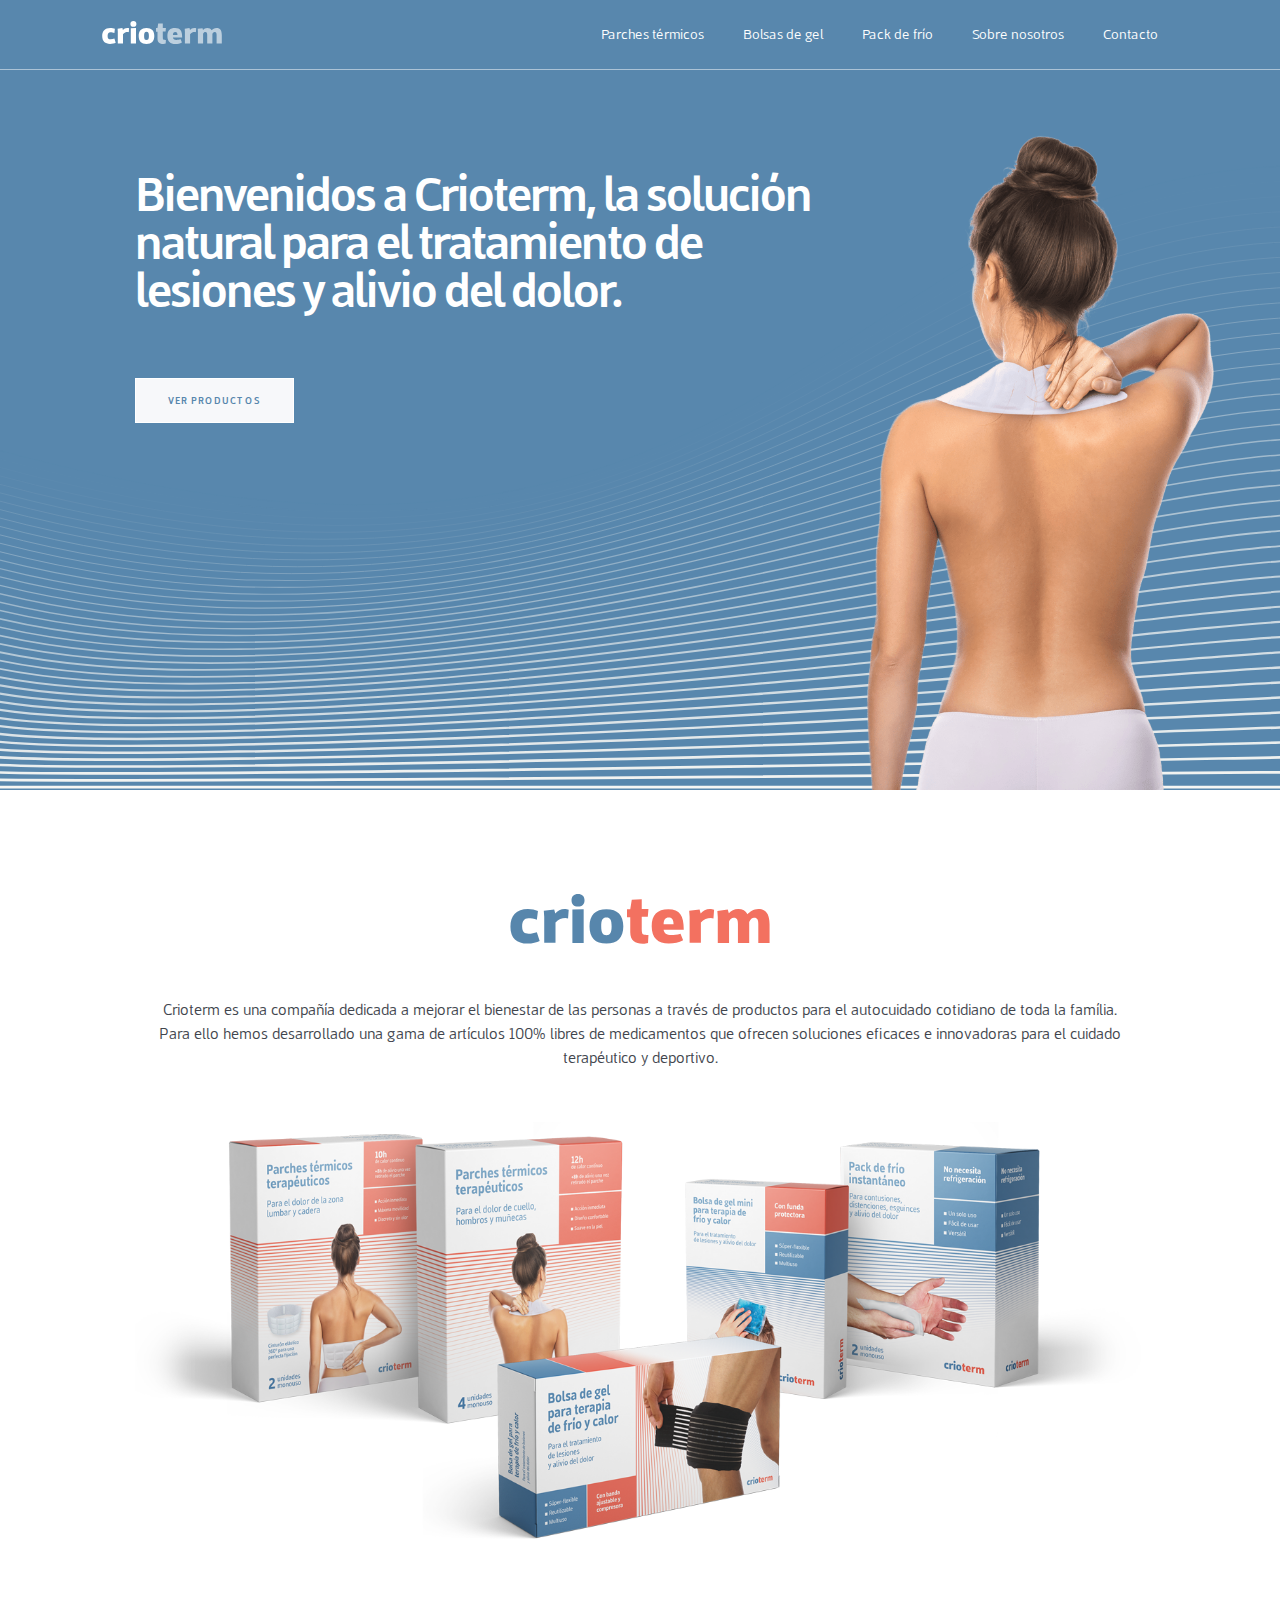
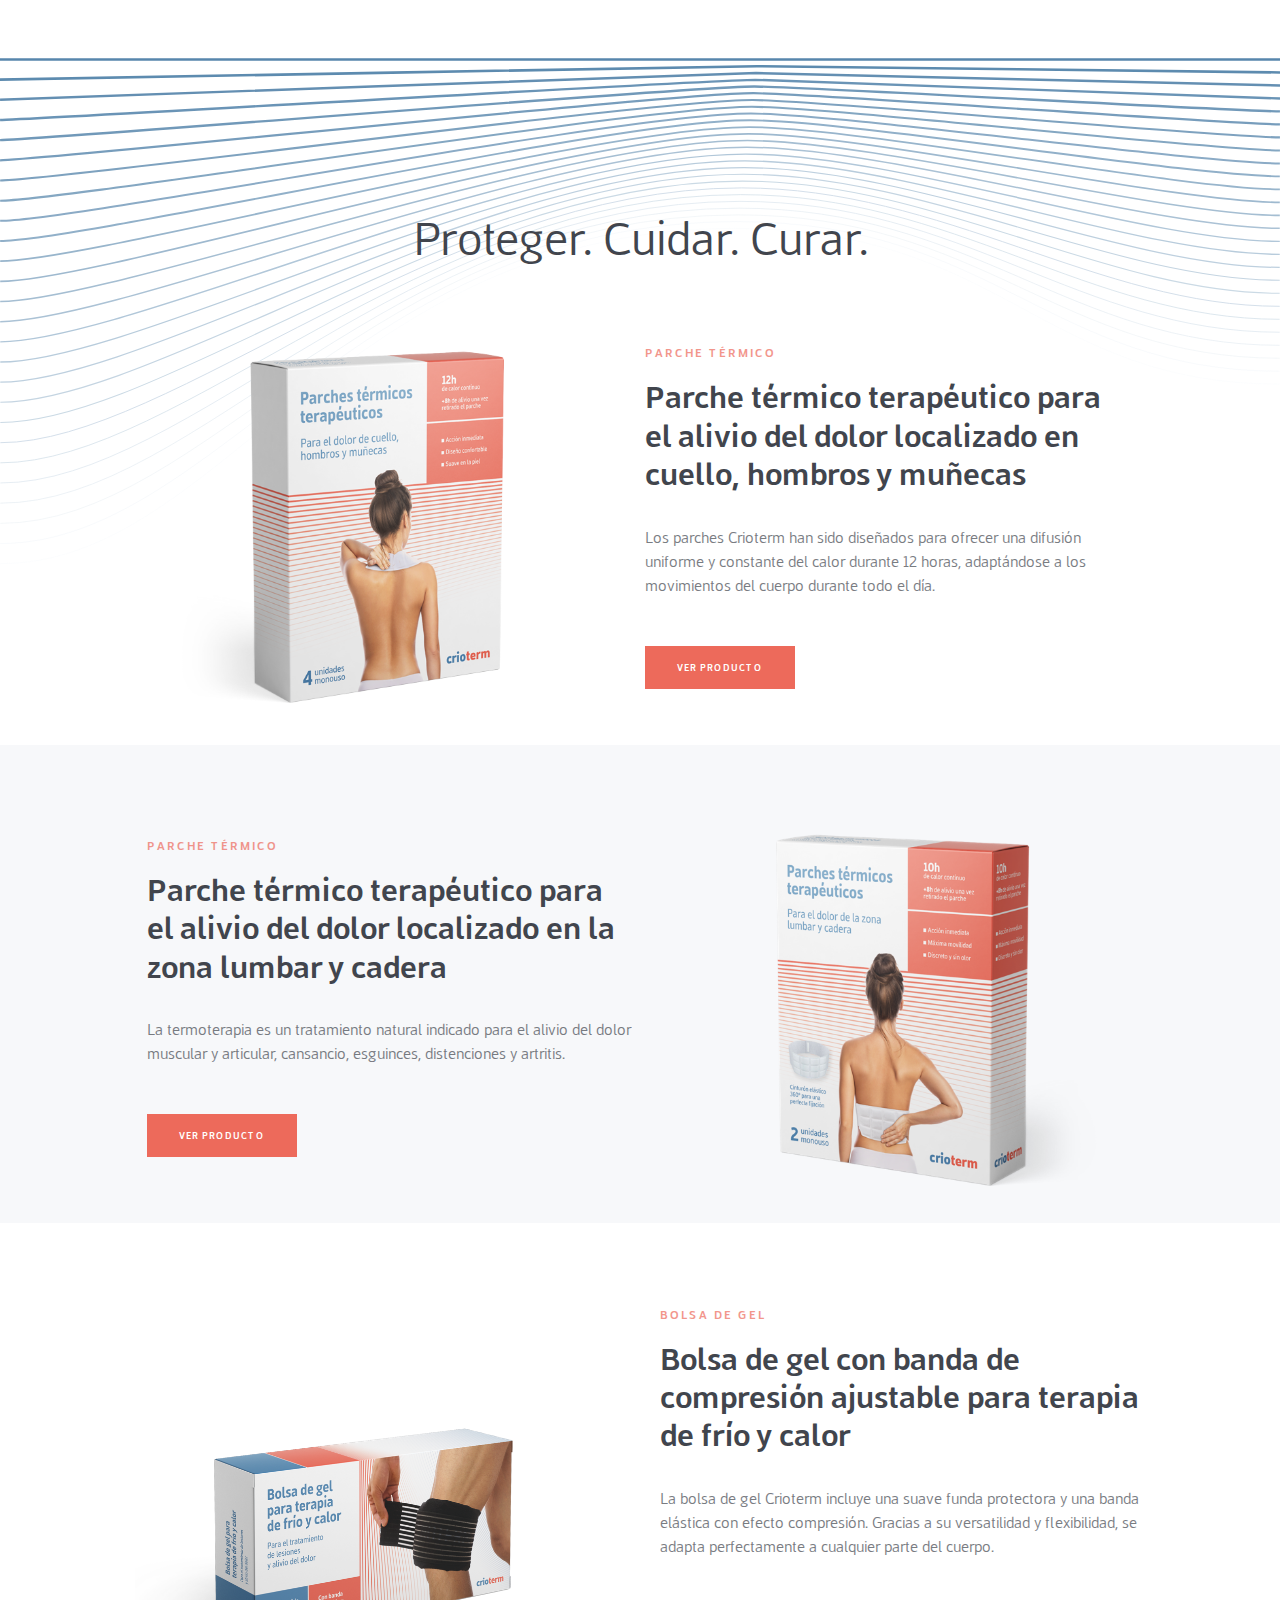
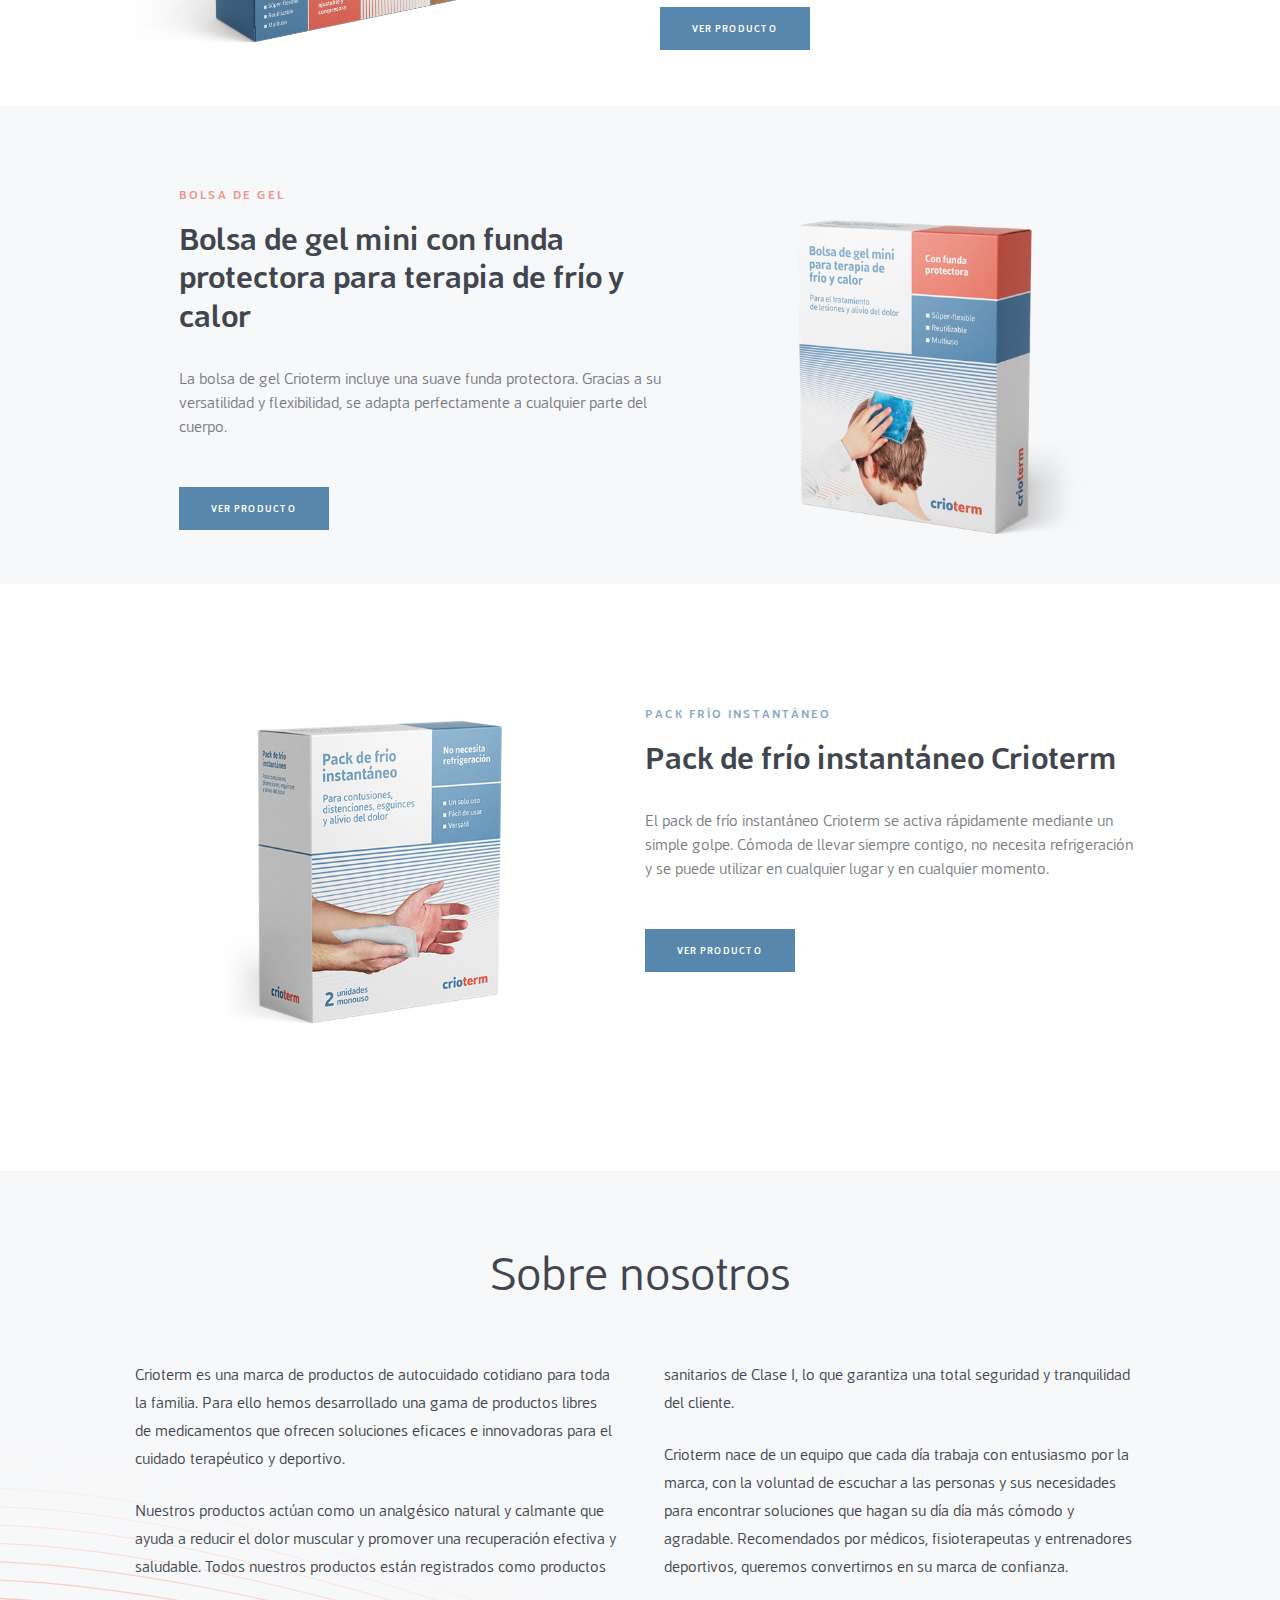
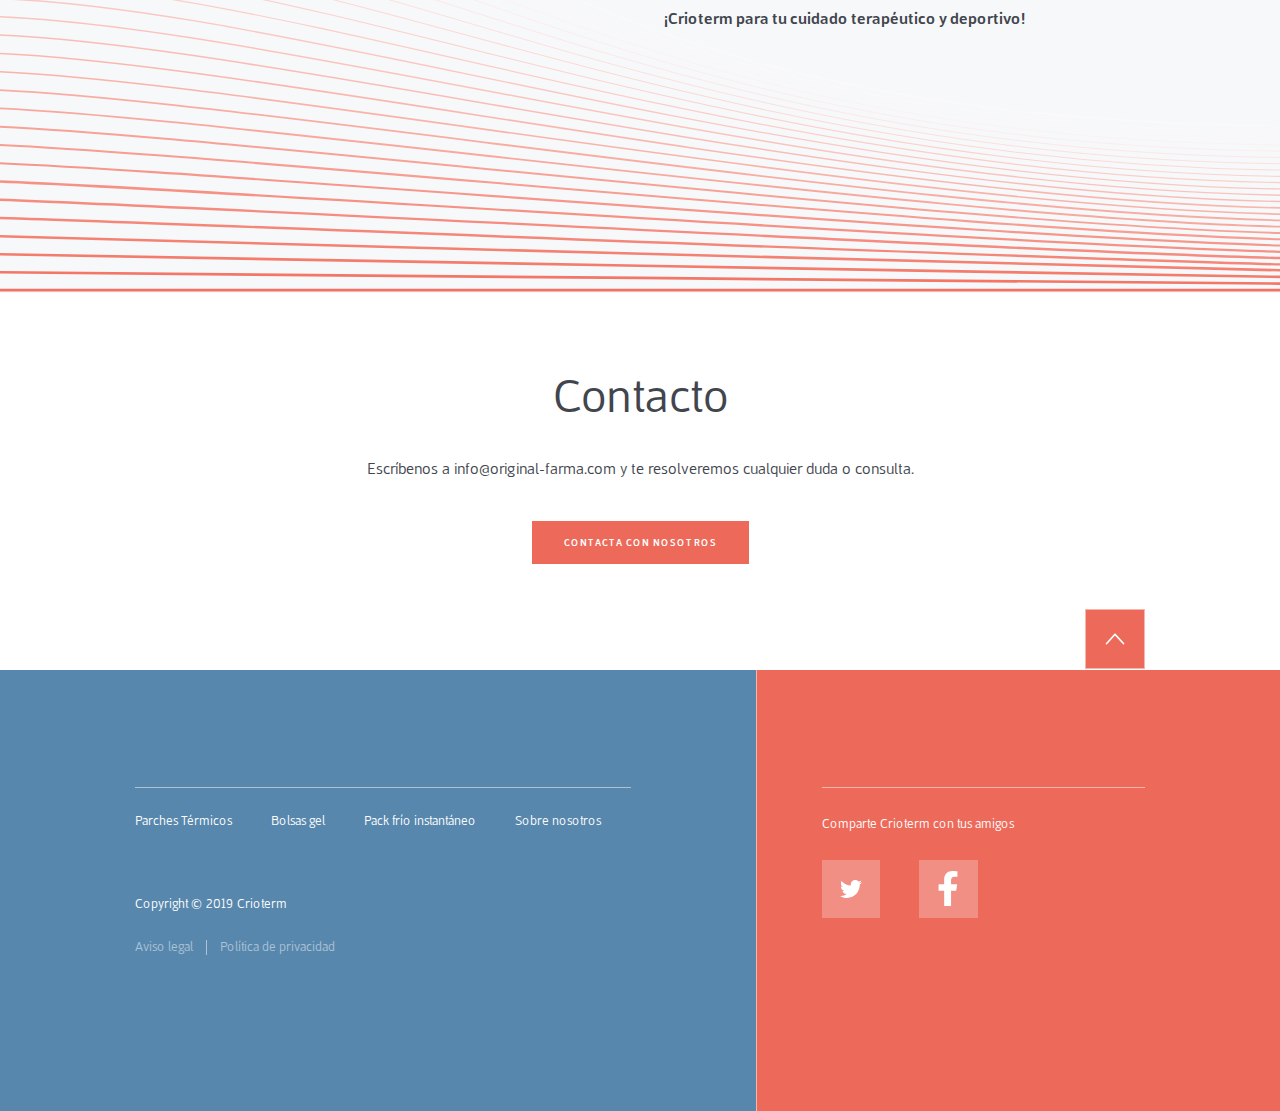
<file: index.html>
<!DOCTYPE html>
<html lang="es">
  <head>
    <meta charset="utf-8" />
    <meta name="viewport" content="width=device-width, initial-scale=1" />
    <title>Crioterm</title>
    <link rel="stylesheet" href="css/styles.css" />
  </head>

  <body>
    <!-- HEADER -->
    <header id="header" class="header">
      <a class="logo" href="index.html" title="Crioterm"><img src="img/crioterm-logo.svg" alt="logo crioterm"/></a>
      <nav class="page-nav">
          <span class="nav-toggle" id="js-nav-toggle">
            <img src="img/icon-menu.svg" alt="Menu icon" />
          </span>
        <ul class="nav-list" id="js-menu">
          <li><a class="nav-link" href="#parches-termicos">Parches térmicos</a></li>
          <li><a class="nav-link" href="#bolsas-gel">Bolsas de gel</a></li>
          <li><a class="nav-link" href="#pack-frio">Pack de frío</a></li>
          <li><a class="nav-link" href="#sobre-nosotros">Sobre nosotros</a></li>
          <li><a class="nav-link" href="#contacto">Contacto</a></li>
        </ul>
      </nav>
    </header>

    <!-- HERO SECTION -->
    <section id="hero" class="hero">
      <div class="hero-content wrap">
        <div class="hero-title">
          <h1>Bienvenidos a Crioterm, la solución natural para el tratamiento de lesiones y alivio del dolor.</h1>
          <a href="#productos-crioterm" class="btn">Ver productos</a>
        </div>
      </div>
    </section>

    <!-- INTRO SECTION -->
    <section class="intro wrap">
      <img class="intro__logo" src="img/crioterm-logo-color.svg" alt="logo crioterm"/>
      <p class="intro__text">
        Crioterm es una compañía dedicada a mejorar el bienestar de las personas a través de productos para el autocuidado cotidiano de toda la família.</br>Para ello hemos desarrollado una gama de artículos 100% libres de medicamentos que ofrecen soluciones eficaces e innovadoras para el cuidado terapéutico y deportivo.
      </p>
      <img class="intro__picture" src="img/crioterm-productos.png" alt="Bodegón productos Crioterm" />
    </section>

    <!-- PRODUCTS SECTION -->
    <section id="productos-crioterm" class="products">
      <h2 class="products-title">Proteger. Cuidar. Curar.</h2>
      <div id="parches-termicos" class="product-module even">
        <div class="product-module__img">
          <img src="img/product-01-parche-cuello.png" alt="Parche térmico para cuello, hombros y muñecas"/>
        </div>
        <div class="product-module__text">
          <p class="pretitle pretitle-hot">Parche térmico</p>
          <h3>
            Parche térmico terapéutico para el alivio del dolor localizado en
            cuello, hombros y muñecas
          </h3>
          <p>
            Los parches Crioterm han sido diseñados para ofrecer una difusión
            uniforme y constante del calor durante 12 horas, adaptándose a los
            movimientos del cuerpo durante todo el día.
          </p>
          <a href="parche-termico-cuello.html" class="btn btn-hot">Ver producto</a>
        </div>
      </div>
      <div class="product-module odd">
        <div class="product-module__img">
          <img src="img/product-02-parche-espalda.png" alt="Parche térmico para la zona lumbar y cadera"/>
        </div>
        <div class="product-module__text">
          <p class="pretitle pretitle-hot">Parche térmico</p>
          <h3>
            Parche térmico terapéutico para el alivio del dolor localizado en la
            zona lumbar y cadera
          </h3>
          <p>
            La termoterapia es un tratamiento natural indicado para el alivio
            del dolor muscular y articular, cansancio, esguinces, distenciones y
            artritis.
          </p>
          <a href="parche-termico-espalda.html" class="btn btn-hot">Ver producto</a>
        </div>
      </div>
      <div id="bolsas-gel" class="product-module even">
        <div class="product-module__img">
          <img src="img/product-03-gel.png" alt="Bolsa de gel para terapia de frío y calor"/>
        </div>
        <div class="product-module__text">
          <p class="pretitle pretitle-hot">Bolsa de gel</p>
          <h3>
            Bolsa de gel con banda de compresión ajustable para terapia de frío
            y calor
          </h3>
          <p>
            La bolsa de gel Crioterm incluye una suave funda protectora y una
            banda elástica con efecto compresión. Gracias a su versatilidad y
            flexibilidad, se adapta perfectamente a cualquier parte del cuerpo.
          </p>
          <a href="bolsa-gel-frio-calor.html" class="btn btn-cool">Ver producto</a>
        </div>
      </div>
      <div class="product-module odd">
        <div class="product-module__img">
          <img
            src="img/product-04-gel-mini.png"
            alt="Parche térmico para la zona lumbar y cadera"
          />
        </div>
        <div class="product-module__text">
          <p class="pretitle pretitle-hot">Bolsa de gel</p>
          <h3>
            Bolsa de gel mini con funda protectora para terapia de frío y calor
          </h3>
          <p>
            La bolsa de gel Crioterm incluye una suave funda protectora. Gracias
            a su versatilidad y flexibilidad, se adapta perfectamente a
            cualquier parte del cuerpo.
          </p>
          <a href="bolsa-gel-frio-calor-mini.html" class="btn btn-cool"
            >Ver producto</a
          >
        </div>
      </div>
      <div id="pack-frio" class="product-module even">
        <div class="product-module__img">
          <img
            src="img/product-05-frio-instantaneo.png"
            alt="Pack de frío instantáneo Crioterm"
          />
        </div>
        <div class="product-module__text">
          <p class="pretitle pretitle-cool">Pack frío instantáneo</p>
          <h3>Pack de frío instantáneo Crioterm</h3>
          <p>
            El pack de frío instantáneo Crioterm se activa rápidamente mediante
            un simple golpe. Cómoda de llevar siempre contigo, no necesita
            refrigeración y se puede utilizar en cualquier lugar y en cualquier
            momento.
          </p>
          <a href="pack-frio-instantaneo.html" class="btn btn-cool">Ver producto</a>
        </div>
      </div>
    </section>

    <!-- ABOUT US SECTION -->
    <section id="sobre-nosotros" class="about-us">
      <div class="wrap">
        <h2 class="about-us__title">Sobre nosotros</h2>
        <div class="about-us__content">
          <p>
            Crioterm es una marca de productos de autocuidado cotidiano para
            toda la familia. Para ello hemos desarrollado una gama de productos
            libres de medicamentos que ofrecen soluciones eficaces e innovadoras
            para el cuidado terapéutico y deportivo.
          </p>
          <p>
            Nuestros productos actúan como un analgésico natural y calmante que
            ayuda a reducir el dolor muscular y promover una recuperación
            efectiva y saludable. Todos nuestros productos están registrados
            como productos sanitarios de Clase I, lo que garantiza una total
            seguridad y tranquilidad del cliente.
          </p>
          <p>
            Crioterm nace de un equipo que cada día trabaja con entusiasmo por
            la marca, con la voluntad de escuchar a las personas y sus
            necesidades para encontrar soluciones que hagan su día día más
            cómodo y agradable. Recomendados por médicos, fisioterapeutas y
            entrenadores deportivos, queremos convertirnos en su marca de
            confianza.
          </p>
          <p class="p-strong">
            <strong>¡Crioterm para tu cuidado terapéutico y deportivo!</strong>
          </p>
        </div>
      </div>
    </section>


    <!-- Contact SECTION -->
    <section id="contacto" class="contact">
      <div class="wrap">
        <h2 class="contact__title">Contacto</h2>
        <div class="contact__content">
          <p>
            Escríbenos a <a href="mailto:info@original-farma.com" class="link">info@original-farma.com</a> y te resolveremos cualquier duda o consulta.
          </p>
          <a href="mailto:info@original-farma.com" class="btn btn-hot">Contacta con nosotros</a>
        </div>
      </div>
    </section>

    <!-- FOOTER -->
    <div class="go-top wrap">
      <a href="#hero" role="button" class="go-top__button"><span class="u-sr-only">Volver arriba</span></a>
    </div>
    <footer class="footer">
      <div class="footer-layout wrap--s960">
        <section class="footer__section footer__section--site-legal">
          <div class="wrap wrap--s640">
            <ul class="footer__nav footer__decoration">
              <li class="footer__nav-item"><a href="#parches-termicos">Parches Térmicos</a></li>
              <li class="footer__nav-item"><a href="#bolsas-gel">Bolsas gel</a></li>
              <li class="footer__nav-item"><a href="#pack-frio">Pack frío instantáneo</a></li>
              <li class="footer__nav-item"><a href="#sobre-nosotros">Sobre nosotros</a></li>
            </ul>
            <p>Copyright &copy; 2019 Crioterm</p>
            <ul class="footer__legals u-flex u-flex--inline">
                <li class="footer__legals-item"><a href="aviso-legal.html">Aviso legal</a></li>
                <li class="footer__legals-item"><a href="politica-de-privacidad.html">Política de privacidad</a></li>
            </ul>
          </div>
        </section>
        <section class="footer__section footer__section--site-share">
          <div class="wrap">
            <div class="footer__decoration">
              <p>Comparte Crioterm con tus amigos</p>
              <ul class="footer__shares">
                <li class="footer__shares-item">
                  <a href="https://www.twitter.com/crioterm" class="footer__social-button footer__social-button--tw"><span class="u-sr-only">Compartir en Twitter</span></a>
                </li>
                <li class="footer__shares-item">
                  <a href="https://www.facebook.com/crioterm" class="footer__social-button footer__social-button--fb"><span class="u-sr-only">Facebook</span></a>
                </li>
              </ul>
            </div>
          </div>
        </section>
      </div>
    </footer>
    <script src="js/main.js"></script>
  </body>
</html>
</file>
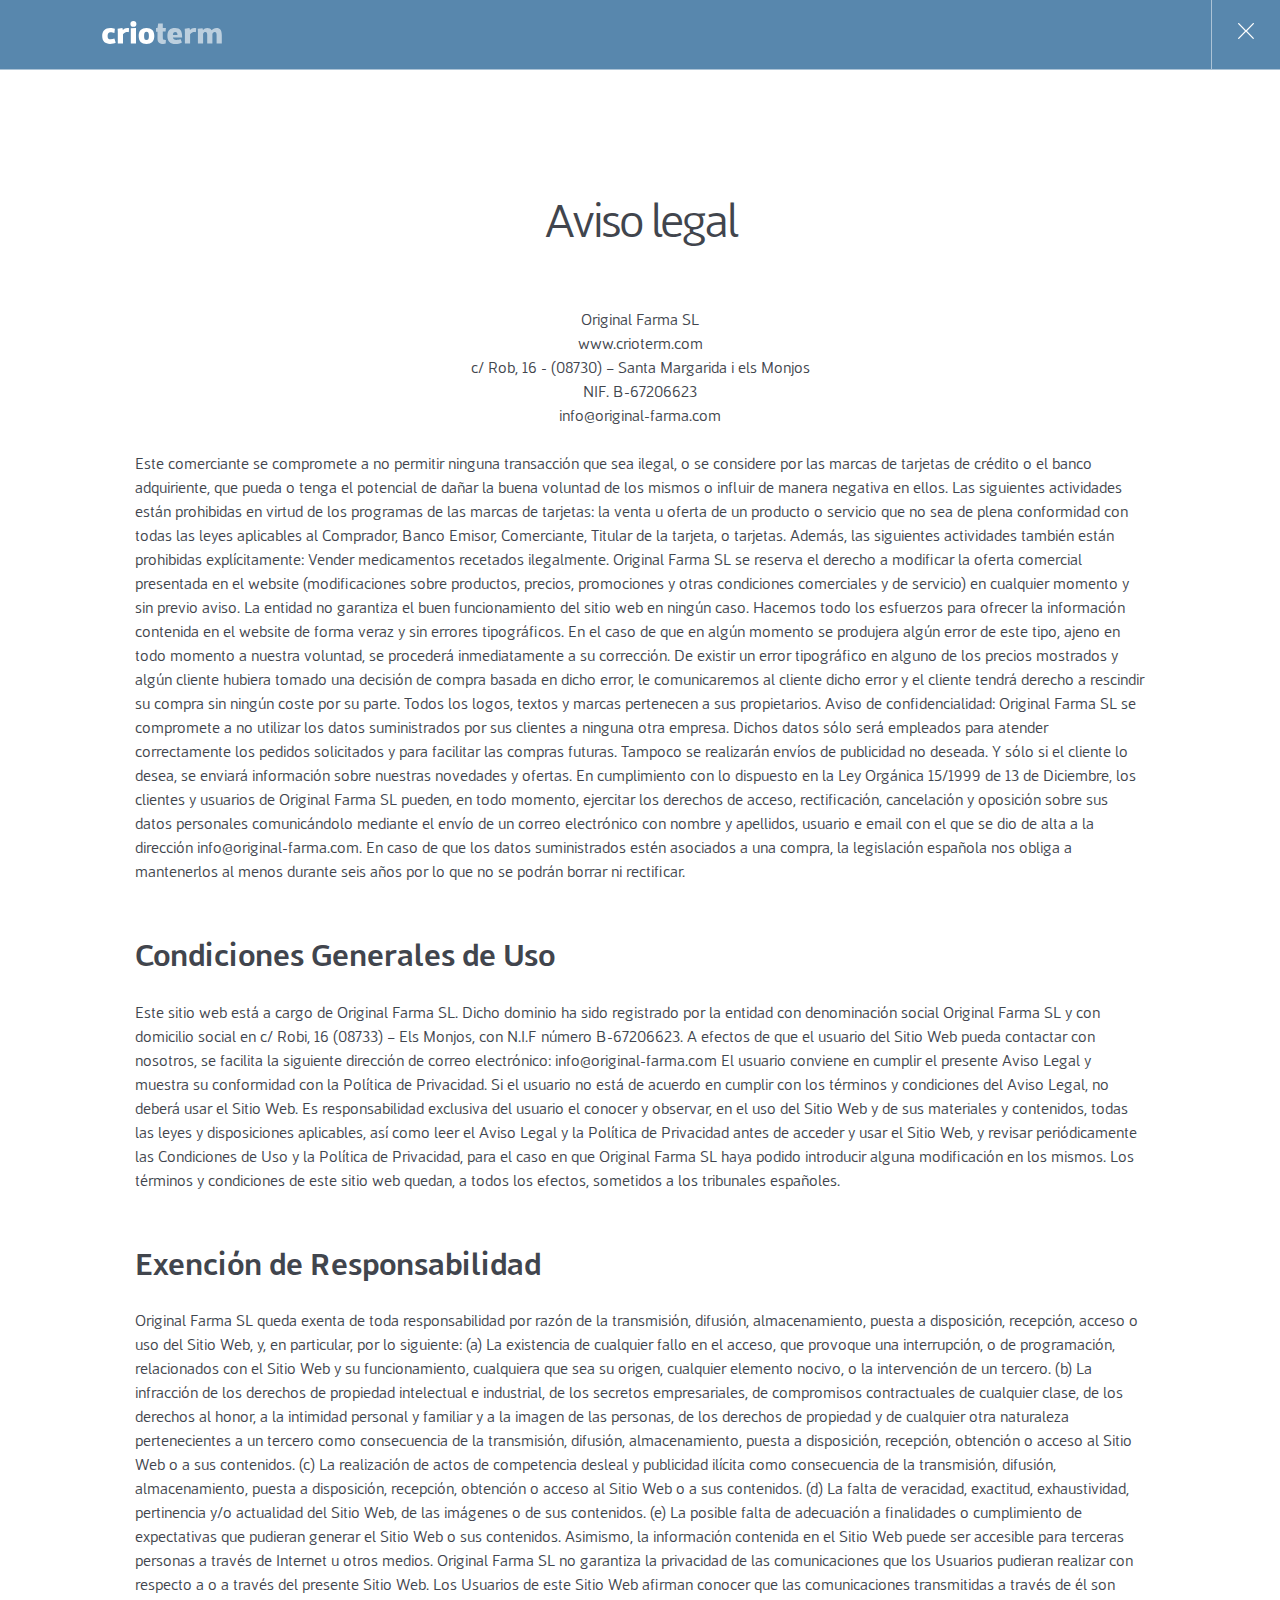
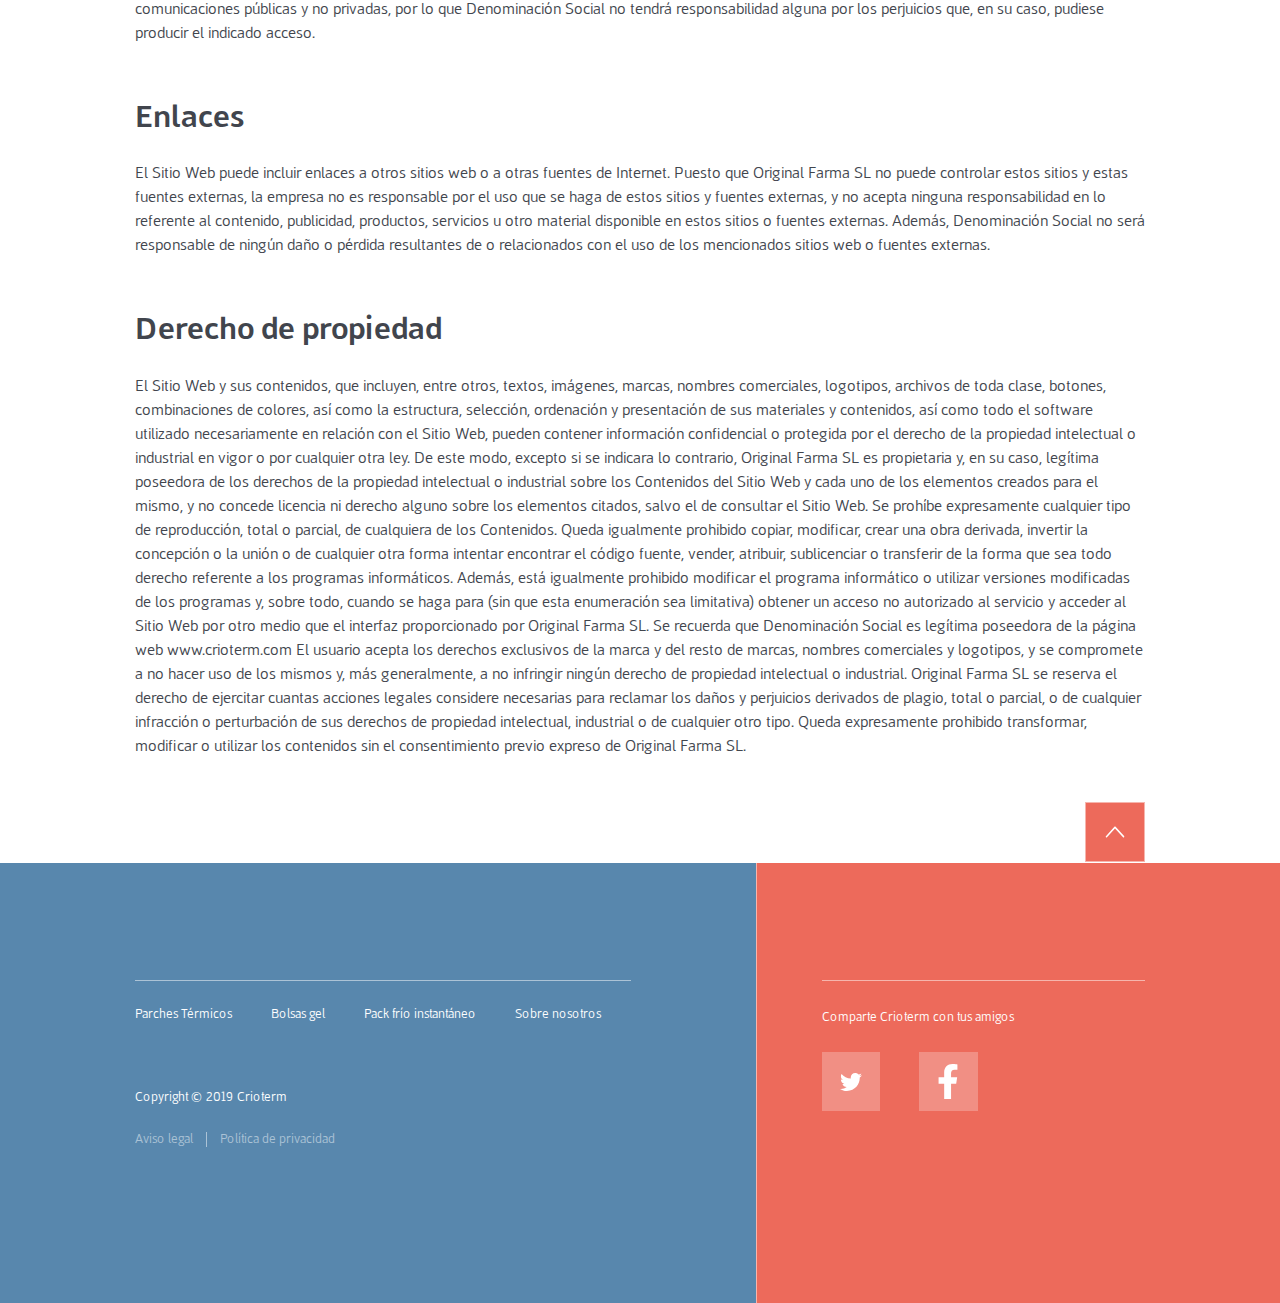
<file: aviso-legal.html>
<!DOCTYPE html>
<html lang="es">
    <head>
        <meta charset="utf-8">
        <meta name="viewport" content="width=device-width, initial-scale=1">
        <title>Crioterm</title>
        <link rel="stylesheet" href="css/styles.css"/>
    </head>

    <body>
        <!-- HEADER -->
        <header id="header"  class="header header-cold">
            <a class="logo" href="index.html" title="Crioterm"><img src="img/crioterm-logo.svg" alt="logo crioterm"/></a>
            <nav class="page-nav">
                <ul class="go-back">
                    <li><a class="nav-link" href="index.html" title="Crioterm"><img src="img/icon-close.svg" alt="close icon" /></a></li>
                </ul>
            </nav>
        </header>

        <!-- CONTENT -->
    <section id="text" class="text">
        <div class="wrap">
          <h1 class="text__title t-h2">Aviso legal</h2>
          <div class="text__content">
            <p class="center">
                Original Farma SL<br/>
                www.crioterm.com<br/>
                c/ Rob, 16 - (08730) – Santa Margarida i els Monjos<br/>
                NIF. B-67206623<br/>
                info@original-farma.com<br/>
            </p>
            <p>
                Este comerciante se compromete a no permitir ninguna transacción que sea
                ilegal, o se considere por las marcas de tarjetas de crédito o el banco adquiriente,
                que pueda o tenga el potencial de dañar la buena voluntad de los mismos o influir
                de manera negativa en ellos. Las siguientes actividades están prohibidas en
                virtud de los programas de las marcas de tarjetas: la venta u oferta de un
                producto o servicio que no sea de plena conformidad con todas las leyes
                aplicables al Comprador, Banco Emisor, Comerciante, Titular de la tarjeta, o
                tarjetas.
                Además, las siguientes actividades también están prohibidas explícitamente:
                Vender medicamentos recetados ilegalmente.
                Original Farma SL se reserva el derecho a modificar la oferta comercial presentada en el website (modificaciones sobre productos, precios, promociones y otras
                condiciones comerciales y de servicio) en cualquier momento y sin previo aviso.
                La entidad no garantiza el buen funcionamiento del sitio web en ningún caso.
                Hacemos todo los esfuerzos para ofrecer la información contenida en el website
                de forma veraz y sin errores tipográficos. En el caso de que en algún momento se
                produjera algún error de este tipo, ajeno en todo momento a nuestra voluntad, se
                procederá inmediatamente a su corrección. De existir un error tipográfico en
                alguno de los precios mostrados y algún cliente hubiera tomado una decisión de
                compra basada en dicho error, le comunicaremos al cliente dicho error y el cliente
                tendrá derecho a rescindir su compra sin ningún coste por su parte. Todos los
                logos, textos y marcas pertenecen a sus propietarios.
                
                Aviso de confidencialidad:
                Original Farma SL se compromete a no utilizar los datos suministrados por sus clientes a ninguna otra empresa. Dichos datos sólo será empleados para atender
                correctamente los pedidos solicitados y para facilitar las compras futuras.
                Tampoco se realizarán envíos de publicidad no deseada. Y sólo si el cliente lo
                desea, se enviará información sobre nuestras novedades y ofertas.
                
                En cumplimiento con lo dispuesto en la Ley Orgánica 15/1999 de 13 de
                Diciembre, los clientes y usuarios de Original Farma SL pueden, en todo momento, ejercitar los derechos de acceso, rectificación, cancelación y oposición sobre sus datos
                personales comunicándolo mediante el envío de un correo electrónico con
                nombre y apellidos, usuario e email con el que se dio de alta a la dirección
                info@original-farma.com.
                En caso de que los datos suministrados estén asociados a una compra, la
                legislación española nos obliga a mantenerlos al menos durante seis años por lo
                que no se podrán borrar ni rectificar.
            </p>
            <h2 class="t-h3 left">Condiciones Generales de Uso</h2>
            <p>
                Este sitio web está a cargo de Original Farma SL. Dicho dominio ha sido registrado por la entidad con denominación social Original Farma SL y con domicilio social en c/ Robi, 16 (08733) – Els Monjos, con N.I.F número B-67206623. A efectos de que el usuario
                del Sitio Web pueda contactar con nosotros, se facilita la siguiente dirección de correo electrónico: info@original-farma.com
                El usuario conviene en cumplir el presente Aviso Legal y muestra su conformidad
                con la Política de Privacidad. Si el usuario no está de acuerdo en cumplir con los
                términos y condiciones del Aviso Legal, no deberá usar el Sitio Web.
                Es responsabilidad exclusiva del usuario el conocer y observar, en el uso del Sitio
                Web y de sus materiales y contenidos, todas las leyes y disposiciones aplicables,
                así como leer el Aviso Legal y la Política de Privacidad antes de acceder y usar el
                Sitio Web, y revisar periódicamente las Condiciones de Uso y la Política de
                Privacidad, para el caso en que Original Farma SL haya podido introducir alguna
                modificación en los mismos. Los términos y condiciones de este sitio web quedan, a todos los efectos,
                sometidos a los tribunales españoles.  
            </p>
            <h2 class="t-h3 left">Exención de Responsabilidad</h2>
            <p>
                Original Farma SL queda exenta de toda responsabilidad por razón de la transmisión,
                difusión, almacenamiento, puesta a disposición, recepción, acceso o uso del Sitio
                Web, y, en particular, por lo siguiente:
                (a) La existencia de cualquier fallo en el acceso, que provoque una interrupción, o
                de programación, relacionados con el Sitio Web y su funcionamiento, cualquiera
                que sea su origen, cualquier elemento nocivo, o la intervención de un tercero.
                (b) La infracción de los derechos de propiedad intelectual e industrial, de los
                secretos empresariales, de compromisos contractuales de cualquier clase, de los
                derechos al honor, a la intimidad personal y familiar y a la imagen de las
                personas, de los derechos de propiedad y de cualquier otra naturaleza
                pertenecientes a un tercero como consecuencia de la transmisión, difusión,
                almacenamiento, puesta a disposición, recepción, obtención o acceso al Sitio Web o a sus contenidos.
                (c) La realización de actos de competencia desleal y publicidad ilícita como
                consecuencia de la transmisión, difusión, almacenamiento, puesta a disposición,
                recepción, obtención o acceso al Sitio Web o a sus contenidos.
                (d) La falta de veracidad, exactitud, exhaustividad, pertinencia y/o actualidad del
                Sitio Web, de las imágenes o de sus contenidos.
                (e) La posible falta de adecuación a finalidades o cumplimiento de expectativas
                que pudieran generar el Sitio Web o sus contenidos.
                Asimismo, la información contenida en el Sitio Web puede ser accesible para
                terceras personas a través de Internet u otros medios. Original Farma SL no garantiza la privacidad de las comunicaciones que los Usuarios pudieran realizar con respecto
                a o a través del presente Sitio Web. Los Usuarios de este Sitio Web afirman
                conocer que las comunicaciones transmitidas a través de él son comunicaciones
                públicas y no privadas, por lo que Denominación Social no tendrá responsabilidad
                alguna por los perjuicios que, en su caso, pudiese producir el indicado acceso.
            </p>
            <h2 class="t-h3 left">Enlaces</h2>
            <p>
                El Sitio Web puede incluir enlaces a otros sitios web o a otras fuentes de Internet.
                Puesto que Original Farma SL no puede controlar estos sitios y estas fuentes externas, la empresa no es responsable por el uso que se haga de estos sitios y fuentes
                externas, y no acepta ninguna responsabilidad en lo referente al contenido,
                publicidad, productos, servicios u otro material disponible en estos sitios o fuentes
                externas. Además, Denominación Social no será responsable de ningún daño o
                pérdida resultantes de o relacionados con el uso de los mencionados sitios web o
                fuentes externas.
            </p>
            <h2 class="t-h3 left">Derecho de propiedad</h2>
            <p>
                    El Sitio Web y sus contenidos, que incluyen, entre otros, textos, imágenes,
                    marcas, nombres comerciales, logotipos, archivos de toda clase, botones,
                    combinaciones de colores, así como la estructura, selección, ordenación y
                    presentación de sus materiales y contenidos, así como todo el software utilizado
                    necesariamente en relación con el Sitio Web, pueden contener información
                    confidencial o protegida por el derecho de la propiedad intelectual o industrial en
                    vigor o por cualquier otra ley. De este modo, excepto si se indicara lo contrario,
                    Original Farma SL es propietaria y, en su caso, legítima poseedora de los derechos de la
                    propiedad intelectual o industrial sobre los Contenidos del Sitio Web y cada uno
                    de los elementos creados para el mismo, y no concede licencia ni derecho alguno
                    sobre los elementos citados, salvo el de consultar el Sitio Web. Se prohíbe
                    expresamente cualquier tipo de reproducción, total o parcial, de cualquiera de los
                    Contenidos. Queda igualmente prohibido copiar, modificar, crear una obra
                    derivada, invertir la concepción o la unión o de cualquier otra forma intentar
                    encontrar el código fuente, vender, atribuir, sublicenciar o transferir de la forma
                    que sea todo derecho referente a los programas informáticos. Además, está
                    igualmente prohibido modificar el programa informático o utilizar versiones
                    modificadas de los programas y, sobre todo, cuando se haga para (sin que esta
                    enumeración sea limitativa) obtener un acceso no autorizado al servicio y acceder
                    al Sitio Web por otro medio que el interfaz proporcionado por Original Farma SL.
                    Se recuerda que Denominación Social es legítima poseedora de la página web
                    www.crioterm.com El usuario acepta los derechos exclusivos de la marca y del
                    resto de marcas, nombres comerciales y logotipos, y se compromete a no hacer
                    uso de los mismos y, más generalmente, a no infringir ningún derecho de
                    propiedad intelectual o industrial. Original Farma SL se reserva el derecho de ejercitar
                    cuantas acciones legales considere necesarias para reclamar los daños y
                    perjuicios derivados de plagio, total o parcial, o de cualquier infracción o
                    perturbación de sus derechos de propiedad intelectual, industrial o de cualquier
                    otro tipo.
                    Queda expresamente prohibido transformar, modificar o utilizar los contenidos sin
                    el consentimiento previo expreso de Original Farma SL.
            </p>
          </div>
        </div>
      </section>
            
            <!-- FOOTER -->
            <div class="go-top wrap">
                <a href="#text" role="button" class="go-top__button"><span class="u-sr-only">Volver arriba</span></a>
            </div>
            <footer class="footer">
                <div class="footer-layout wrap--s960">
                <section class="footer__section footer__section--site-legal">
                    <div class="wrap wrap--s640">
                    <ul class="footer__nav footer__decoration">
                        <li class="footer__nav-item"><a href="index.html#parches-termicos">Parches Térmicos</a></li>
                        <li class="footer__nav-item"><a href="index.html#bolsas-gel">Bolsas gel</a></li>
                        <li class="footer__nav-item"><a href="index.html#pack-frio">Pack frío instantáneo</a></li>
                        <li class="footer__nav-item"><a href="index.html#sobre-nosotros">Sobre nosotros</a></li>
                    </ul>
                    <p>Copyright &copy; 2019 Crioterm</p>
                    <ul class="footer__legals u-flex u-flex--inline">
                        <li class="footer__legals-item"><a href="aviso-legal.html">Aviso legal</a></li>
                        <li class="footer__legals-item"><a href="politica-de-privacidad.html">Política de privacidad</a></li>
                    </ul>
                    </div>
                </section>
                <section class="footer__section footer__section--site-share">
                    <div class="wrap">
                    <div class="footer__decoration">
                        <p>Comparte Crioterm con tus amigos</p>
                        <ul class="footer__shares">
                        <li class="footer__shares-item">
                            <a href="https://www.twitter.com/crioterm" class="footer__social-button footer__social-button--tw"><span class="u-sr-only">Compartir en Twitter</span></a>
                        </li>
                        <li class="footer__shares-item">
                            <a href="https://www.facebook.com/crioterm" class="footer__social-button footer__social-button--fb"><span class="u-sr-only">Facebook</span></a>
                        </li>
                        </ul>
                    </div>
                    </div>
                </section>
                </div>
            </footer>
            <script src="js/main.js"></script>
        </body>
</html>
</file>
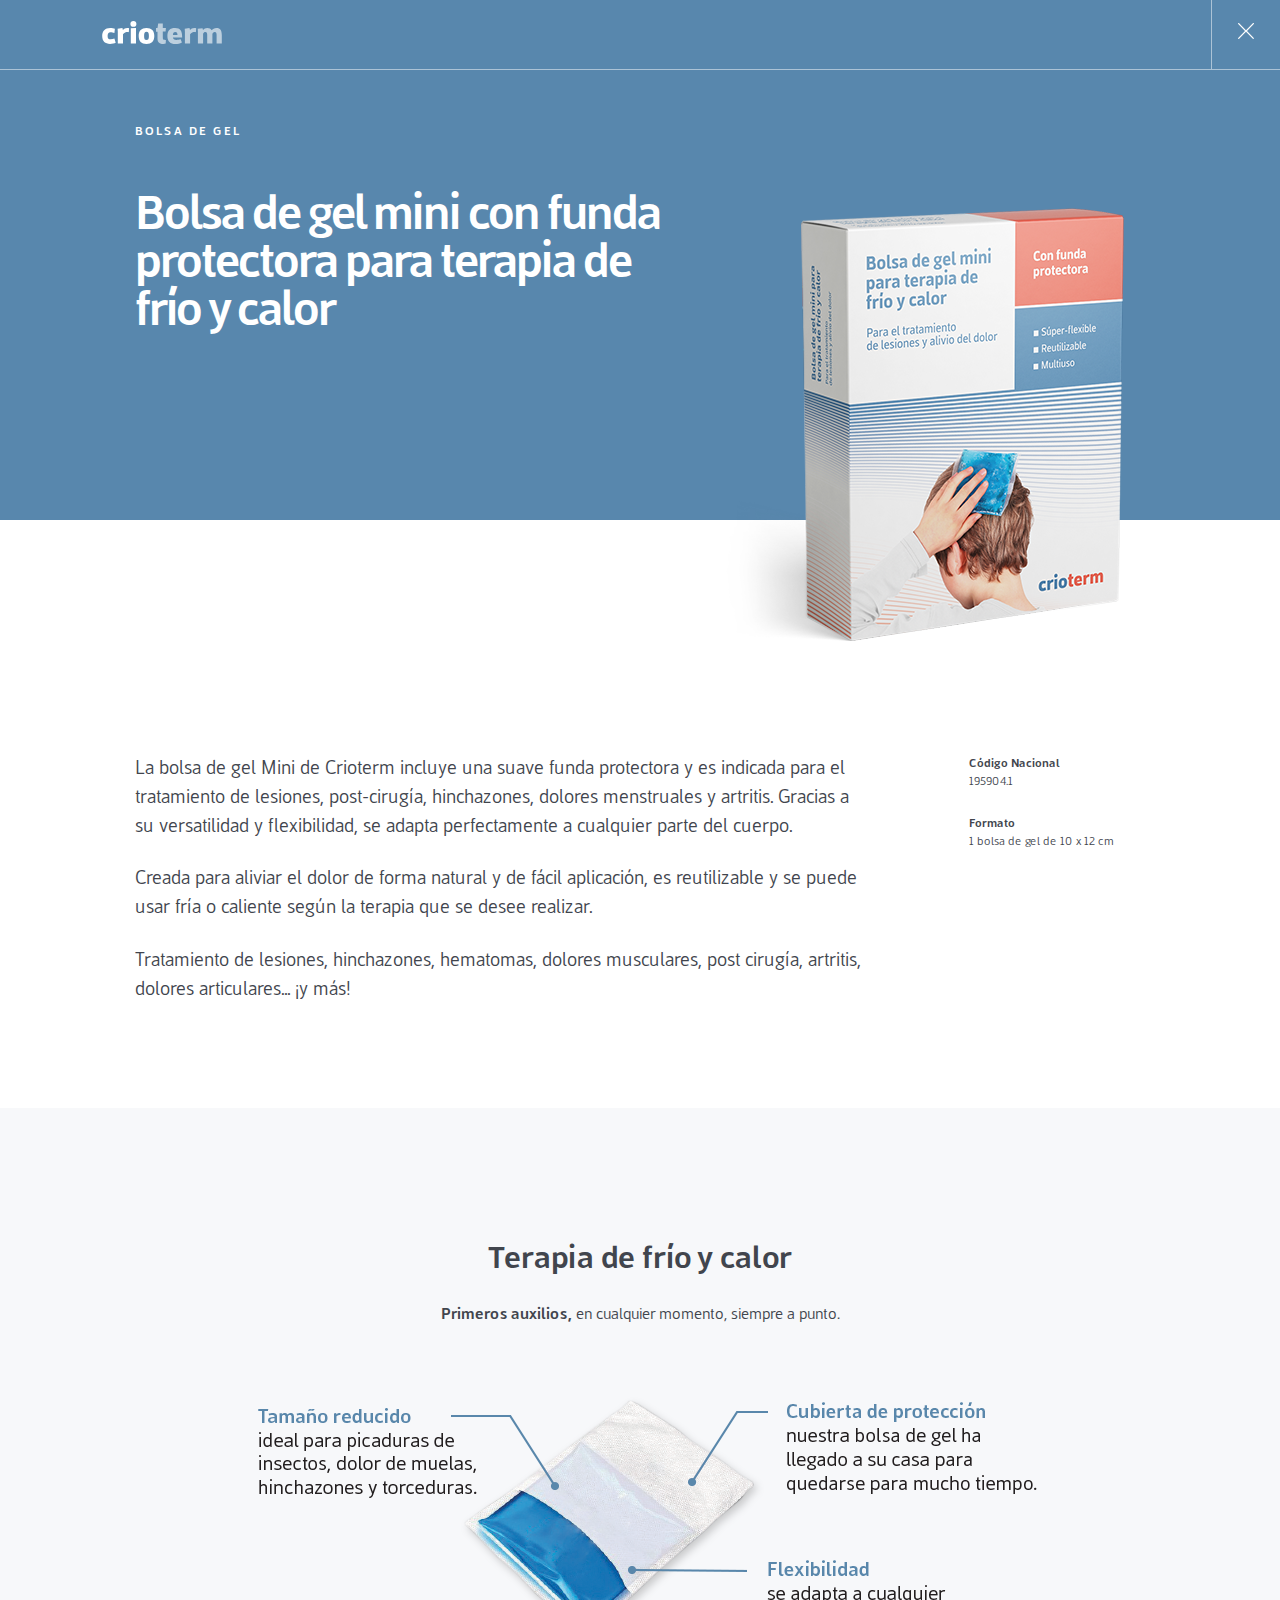
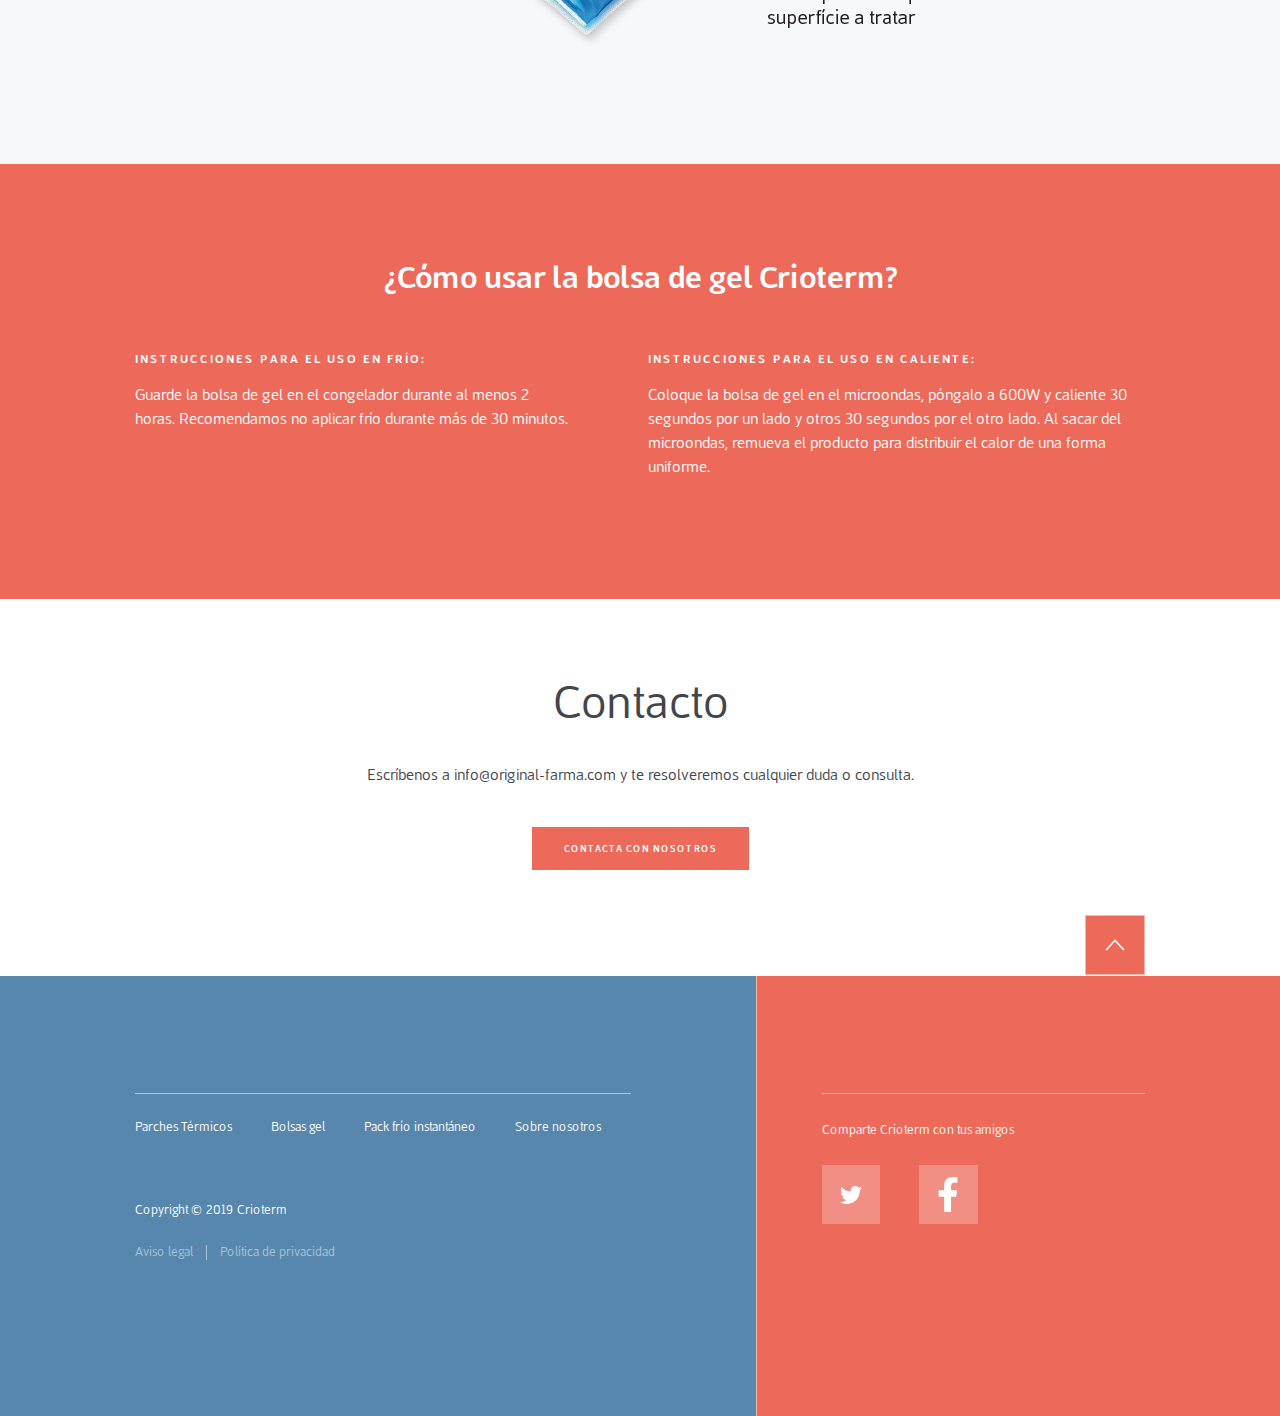
<file: bolsa-gel-frio-calor-mini.html>
<!DOCTYPE html>
<html lang="es">
    <head>
        <meta charset="utf-8">
        <meta name="viewport" content="width=device-width, initial-scale=1">
        <title>Crioterm</title>
        <link rel="stylesheet" href="css/styles.css"/>
    </head>

    <body>
        <!-- HEADER -->
        <header id="header"  class="header header-cold">
            <a class="logo" href="index.html" title="Crioterm"><img src="img/crioterm-logo.svg" alt="logo crioterm"/></a>
            <nav class="page-nav">
                <ul class="go-back">
                    <li><a class="nav-link" href="index.html" title="Crioterm"><img src="img/icon-close.svg" alt="close icon" /></a></li>
                </ul>
            </nav>
        </header>

        <!-- HERO SECTION -->
        <section id="hero" class="hero hero-product">
            <div class="hero-content wrap">
                <div class="hero-title">
                    <p class="pretitle">Bolsa de gel</p>
                    <h1>Bolsa de gel mini con funda protectora para terapia de frío y calor</h1>
                </div>
                <img class="hero-img" src="img/product-04-gel-mini-hero.png" alt="Bolsa de gel mini con funda protectora para terapia de frío y calor">
            </div>
        </section>

        <!-- INTRO -->
        <section class="product-intro wrap">
            <div class="product-intro__content">
                <p>La bolsa de gel Mini de Crioterm incluye una suave funda protectora y es indicada para el tratamiento de lesiones, post-cirugía, hinchazones, dolores menstruales y artritis. Gracias a su versatilidad y flexibilidad, se adapta perfectamente a cualquier parte del cuerpo.</p>
                <p>Creada para aliviar el dolor de forma natural y de fácil aplicación, es reutilizable y se puede usar fría o caliente según la terapia que se desee realizar.</p>
                <p>Tratamiento de lesiones, hinchazones, hematomas, dolores musculares, post cirugía, artritis, dolores articulares… ¡y más!</p>

            </div>
            <div class="product-intro__details">
                <p class="p-strong"><strong>Código Nacional</strong></p>
                <p>195904.1</p>
                <p class="p-strong"><strong>Formato</strong></p>
                <p>1 bolsa de gel de 10 x 12 cm</p>
            </div>
        </section>

        <!-- FEATURES SECTION-->
        <section class="product-features">
            <div class="wrap">
                <h2 class="product-features__title t-h3">Terapia de frío y calor</h2>
                <p class="product-features__text"><strong>Primeros auxilios,</strong> en cualquier momento, siempre a punto.</p>
                <div class="product-features__content">
                    <img class="product-features__image" src="img/bolsa-gel-mini_product-features.png" alt="Imagen del interior del producto, bolsa de gel mini">
                </div>
            </div>
        </section>

        <!-- METHOD SECTION -->
        <section class="product-methods">
            <div class="wrap">
                <h2 class="product-methods__title t-h3">¿Cómo usar la bolsa de gel Crioterm?</h2>
                <div class="product-methods__columns">
                    <div class="product-methods__column">
                        <h3 class="pretitle">Instrucciones para el uso en frío:</h3>
                        <p>Guarde la bolsa de gel en el congelador durante al menos 2 horas. Recomendamos no aplicar frío durante más de 30 minutos.</p>
                    </div>
                    <div class="product-methods__column">
                        <h3 class="pretitle">Instrucciones para el uso en caliente:</h3>
                        <p>Coloque la bolsa de gel en el microondas, póngalo a 600W y caliente 30 segundos por un lado y otros 30 segundos por el otro lado. Al sacar del microondas, remueva el producto para distribuir el calor de una forma uniforme.</p>
                    </div>
                </div>
            </div>
        </section>
    
        <!-- Contact SECTION -->
        <section id="contacto" class="contact">
                <div class="wrap">
                <h2 class="contact__title">Contacto</h2>
                <div class="contact__content">
                    <p>
                    Escríbenos a <a href="mailto:info@original-farma.com" class="link">info@original-farma.com</a> y te resolveremos cualquier duda o consulta.
                    </p>
                    <a href="mailto:info@original-farma.com" class="btn btn-hot">Contacta con nosotros</a>
                </div>
                </div>
            </section>
            
            <!-- FOOTER -->
            <div class="go-top wrap">
                <a href="#hero" role="button" class="go-top__button"><span class="u-sr-only">Volver arriba</span></a>
            </div>
            <footer class="footer">
                <div class="footer-layout wrap--s960">
                <section class="footer__section footer__section--site-legal">
                    <div class="wrap wrap--s640">
                    <ul class="footer__nav footer__decoration">
                        <li class="footer__nav-item"><a href="index.html#parches-termicos">Parches Térmicos</a></li>
                        <li class="footer__nav-item"><a href="index.html#bolsas-gel">Bolsas gel</a></li>
                        <li class="footer__nav-item"><a href="index.html#pack-frio">Pack frío instantáneo</a></li>
                        <li class="footer__nav-item"><a href="index.html#sobre-nosotros">Sobre nosotros</a></li>
                    </ul>
                    <p>Copyright &copy; 2019 Crioterm</p>
                    <ul class="footer__legals u-flex u-flex--inline">
                        <li class="footer__legals-item"><a href="aviso-legal.html">Aviso legal</a></li>
                        <li class="footer__legals-item"><a href="politica-de-privacidad.html">Política de privacidad</a></li>
                    </ul>
                    </div>
                </section>
                <section class="footer__section footer__section--site-share">
                    <div class="wrap">
                    <div class="footer__decoration">
                        <p>Comparte Crioterm con tus amigos</p>
                        <ul class="footer__shares">
                        <li class="footer__shares-item">
                            <a href="https://www.twitter.com/crioterm" class="footer__social-button footer__social-button--tw"><span class="u-sr-only">Compartir en Twitter</span></a>
                        </li>
                        <li class="footer__shares-item">
                            <a href="https://www.facebook.com/crioterm" class="footer__social-button footer__social-button--fb"><span class="u-sr-only">Facebook</span></a>
                        </li>
                        </ul>
                    </div>
                    </div>
                </section>
                </div>
            </footer>
            <script src="js/main.js"></script>
        </body>
</html>
</file>
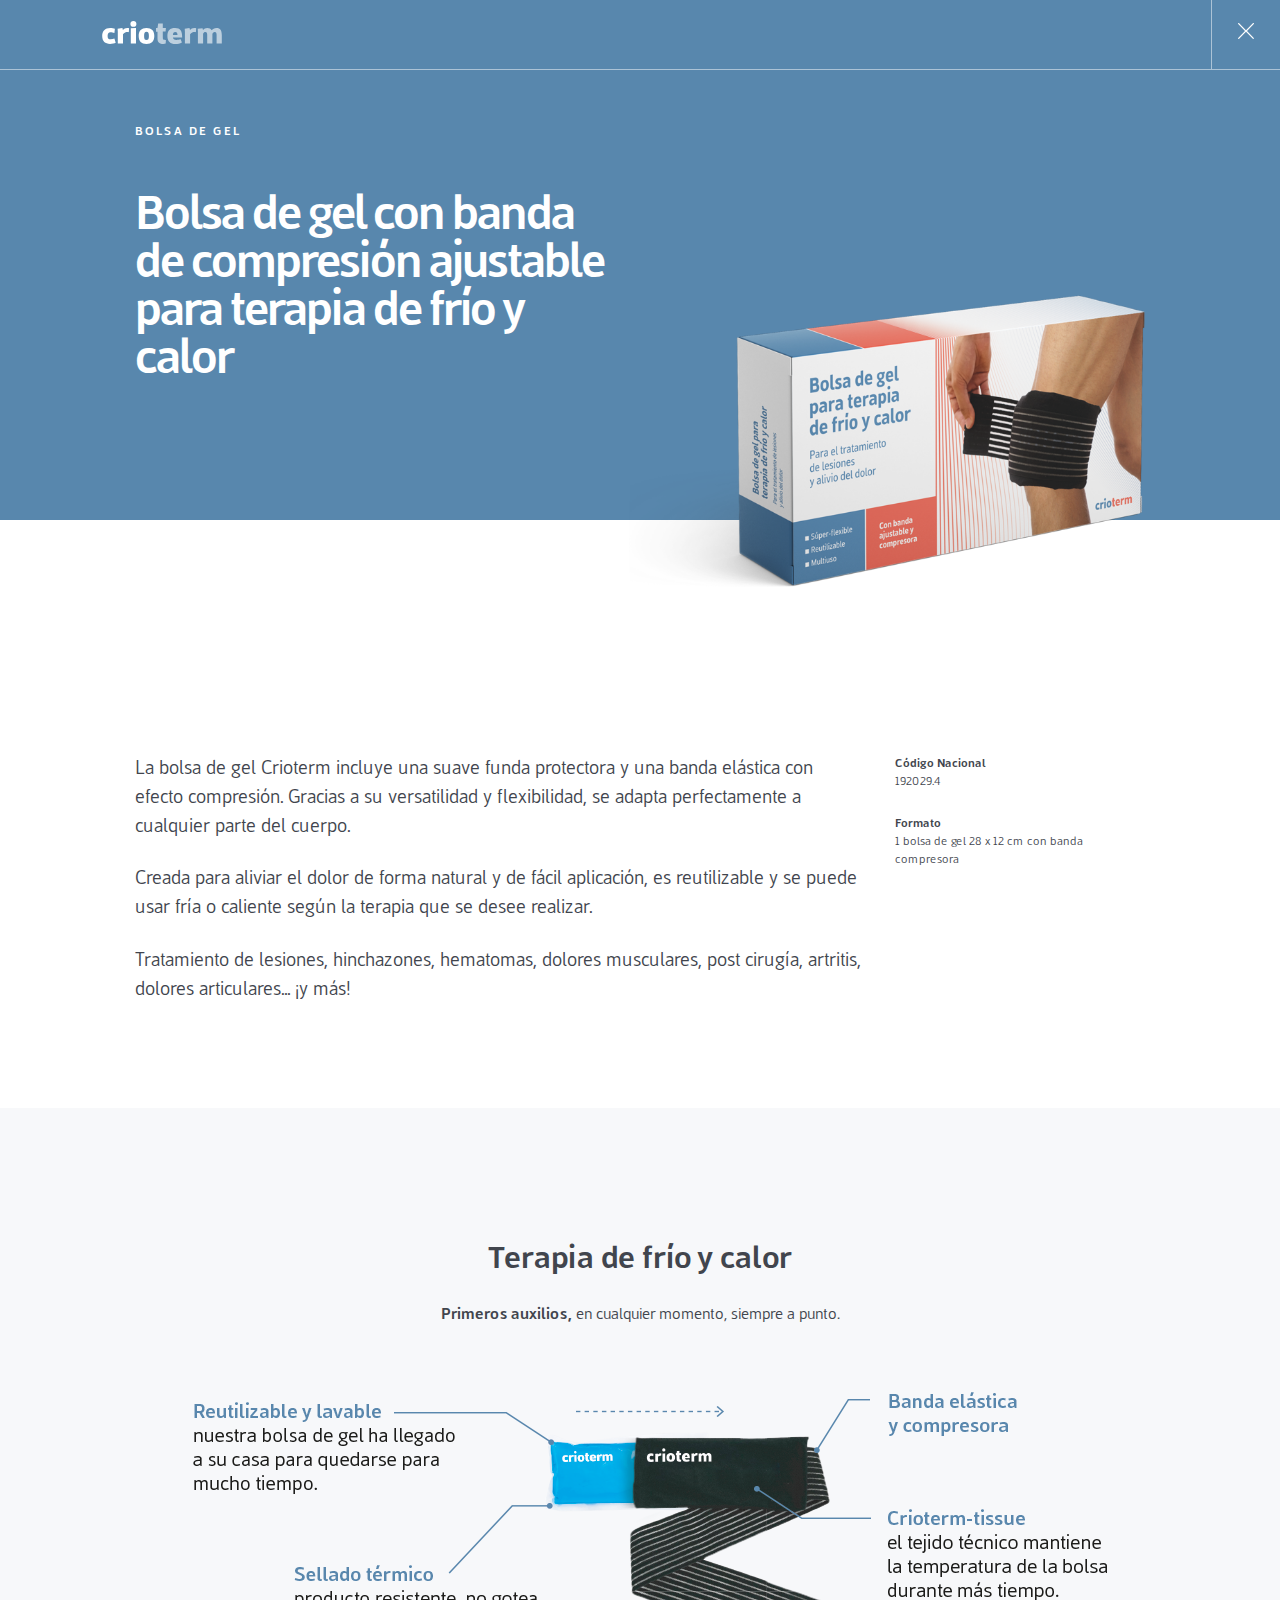
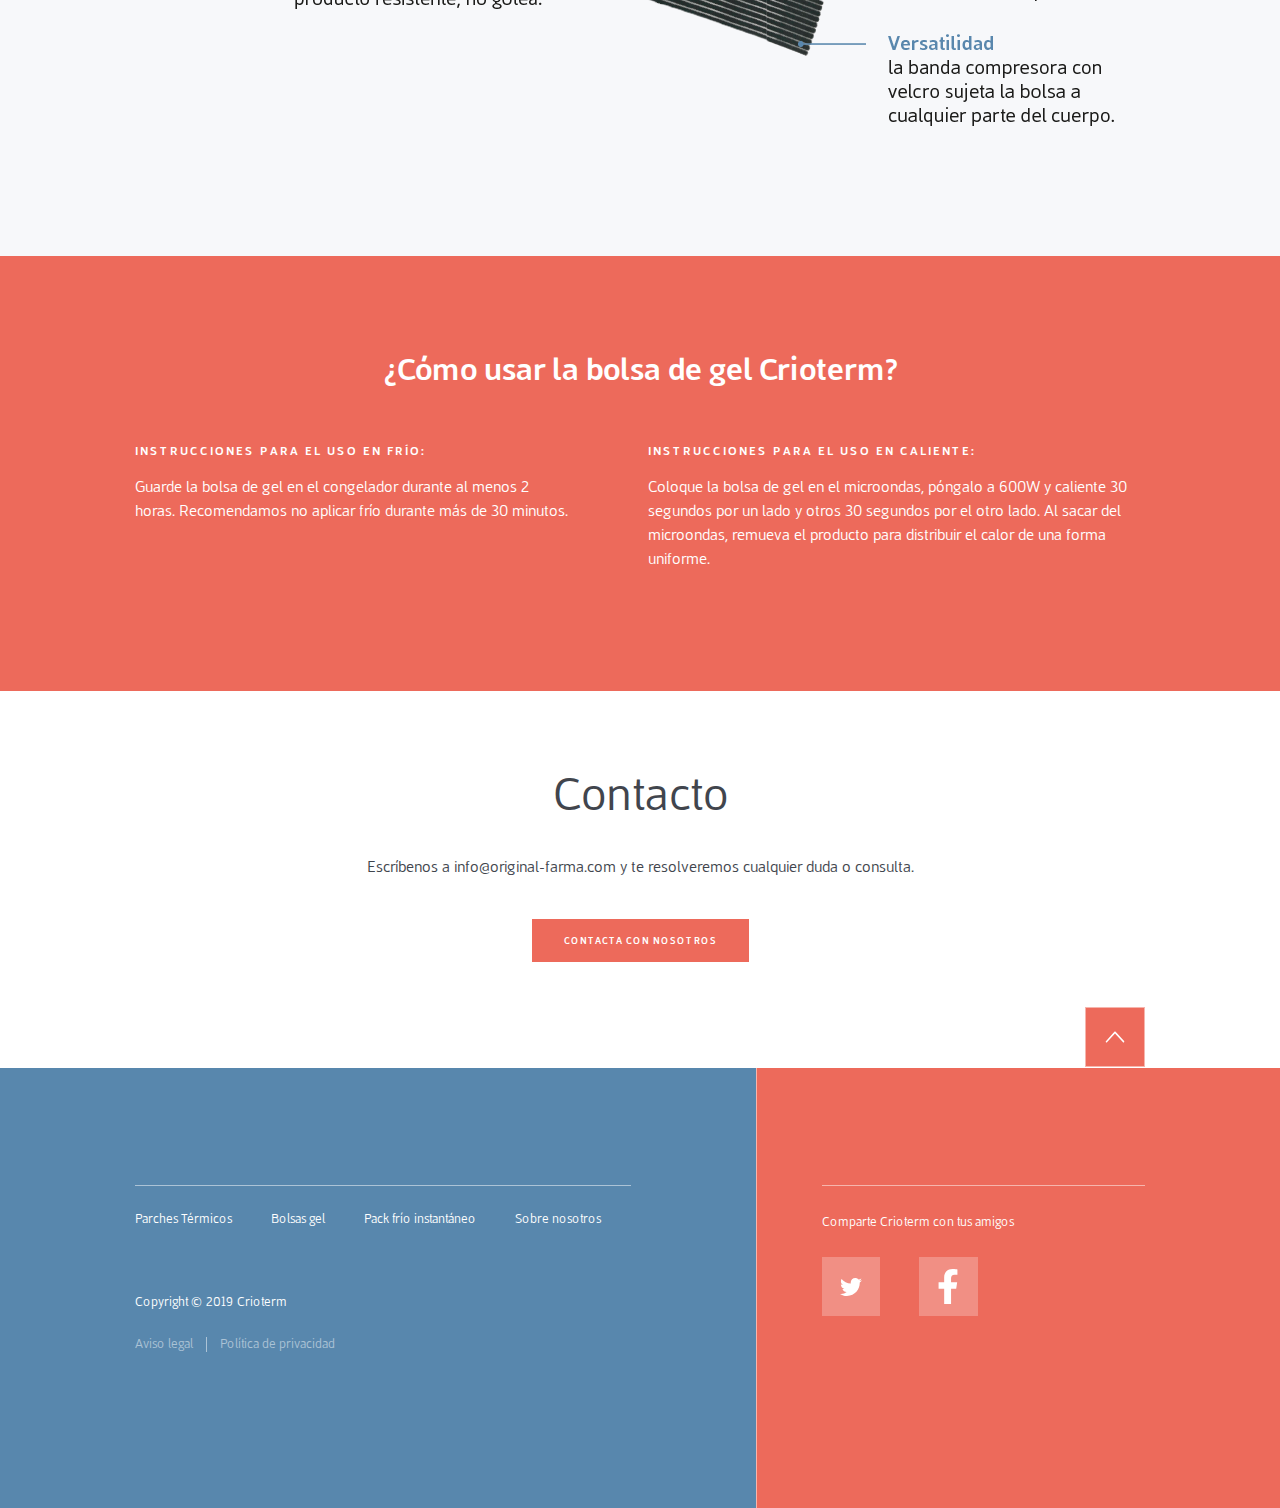
<file: bolsa-gel-frio-calor.html>
<!DOCTYPE html>
<html lang="es">
    <head>
        <meta charset="utf-8">
        <meta name="viewport" content="width=device-width, initial-scale=1">
        <title>Crioterm</title>
        <link rel="stylesheet" href="css/styles.css"/>
    </head>

    <body>
        <!-- HEADER -->
        <header id="header"  class="header header-cold">
            <a class="logo" href="index.html" title="Crioterm"><img src="img/crioterm-logo.svg" alt="logo crioterm"/></a>
            <nav class="page-nav">
                <ul class="go-back">
                    <li><a class="nav-link" href="index.html" title="Crioterm"><img src="img/icon-close.svg" alt="close icon" /></a></li>
                </ul>
            </nav>
        </header>

        <!-- HERO SECTION -->
        <section id="hero" class="hero hero-product">
            <div class="hero-content wrap">
                <div class="hero-title">
                    <p class="pretitle">Bolsa de gel</p>
                    <h1>Bolsa de gel con banda de compresión ajustable para terapia de frío y calor</h1>
                </div>
                <div class="hero-img">
                    <img src="img/product-03-gel.png" alt="Bolsa de gel con banda de compresión ajustable para terapia de frío y calor">
                </div>
            </div>
        </section>

        <!-- INTRO -->
        <section class="product-intro wrap">
            <div class="product-intro__content">
                <p>La bolsa de gel Crioterm incluye una suave funda protectora y una banda elástica con efecto compresión. Gracias a su versatilidad y flexibilidad, se adapta perfectamente a cualquier parte del cuerpo.</p>
                <p>Creada para aliviar el dolor de forma natural y de fácil aplicación, es reutilizable y se puede usar fría o caliente según la terapia que se desee realizar.</p>
                <p>Tratamiento de lesiones, hinchazones, hematomas, dolores musculares, post cirugía, artritis, dolores articulares… ¡y más!</p>

            </div>
            <div class="product-intro__details">
                <p class="p-strong"><strong>Código Nacional</strong></p>
                <p>192029.4</p>
                <p class="p-strong"><strong>Formato</strong></p>
                <p>1 bolsa de gel 28 x 12 cm con banda compresora</p>
            </div>
        </section>

        <!-- FEATURES SECTION-->
        <section class="product-features">
            <div class="wrap">
                <h2 class="product-features__title t-h3">Terapia de frío y calor</h2>
                <p class="product-features__text"><strong>Primeros auxilios,</strong> en cualquier momento, siempre a punto.</p>
                <div class="product-features__content">
                    <img class="product-features__image" src="img/bolsa-gel_product-features.png" alt="Imagen del interior del producto, bolsa de gel con banda de compresión ajustable">
                </div>
            </div>
        </section>

        <!-- METHOD SECTION -->
        <section class="product-methods">
            <div class="wrap">
                <h2 class="product-methods__title t-h3">¿Cómo usar la bolsa de gel Crioterm?</h2>
                <div class="product-methods__columns">
                    <div class="product-methods__column">
                        <h3 class="pretitle">Instrucciones para el uso en frío:</h3>
                        <p>Guarde la bolsa de gel en el congelador durante al menos 2 horas. Recomendamos no aplicar frío durante más de 30 minutos.</p>
                    </div>
                    <div class="product-methods__column">
                        <h3 class="pretitle">Instrucciones para el uso en caliente:</h3>
                        <p>Coloque la bolsa de gel en el microondas, póngalo a 600W y caliente 30 segundos por un lado y otros 30 segundos por el otro lado. Al sacar del microondas, remueva el producto para distribuir el calor de una forma uniforme.</p>
                    </div>
                </div>
            </div>
        </section>
    
        <!-- Contact SECTION -->
        <section id="contacto" class="contact">
                <div class="wrap">
                <h2 class="contact__title">Contacto</h2>
                <div class="contact__content">
                    <p>
                    Escríbenos a <a href="mailto:info@original-farma.com" class="link">info@original-farma.com</a> y te resolveremos cualquier duda o consulta.
                    </p>
                    <a href="mailto:info@original-farma.com" class="btn btn-hot">Contacta con nosotros</a>
                </div>
                </div>
            </section>
            
            <!-- FOOTER -->
            <div class="go-top wrap">
                <a href="#hero" role="button" class="go-top__button"><span class="u-sr-only">Volver arriba</span></a>
            </div>
            <footer class="footer">
                <div class="footer-layout wrap--s960">
                <section class="footer__section footer__section--site-legal">
                    <div class="wrap wrap--s640">
                    <ul class="footer__nav footer__decoration">
                        <li class="footer__nav-item"><a href="index.html#parches-termicos">Parches Térmicos</a></li>
                        <li class="footer__nav-item"><a href="index.html#bolsas-gel">Bolsas gel</a></li>
                        <li class="footer__nav-item"><a href="index.html#pack-frio">Pack frío instantáneo</a></li>
                        <li class="footer__nav-item"><a href="index.html#sobre-nosotros">Sobre nosotros</a></li>
                    </ul>
                    <p>Copyright &copy; 2019 Crioterm</p>
                    <ul class="footer__legals u-flex u-flex--inline">
                        <li class="footer__legals-item"><a href="aviso-legal.html">Aviso legal</a></li>
                        <li class="footer__legals-item"><a href="politica-de-privacidad.html">Política de privacidad</a></li>
                    </ul>
                    </div>
                </section>
                <section class="footer__section footer__section--site-share">
                    <div class="wrap">
                    <div class="footer__decoration">
                        <p>Comparte Crioterm con tus amigos</p>
                        <ul class="footer__shares">
                        <li class="footer__shares-item">
                            <a href="https://www.twitter.com/crioterm" class="footer__social-button footer__social-button--tw"><span class="u-sr-only">Compartir en Twitter</span></a>
                        </li>
                        <li class="footer__shares-item">
                            <a href="https://www.facebook.com/crioterm" class="footer__social-button footer__social-button--fb"><span class="u-sr-only">Facebook</span></a>
                        </li>
                        </ul>
                    </div>
                    </div>
                </section>
                </div>
            </footer>
            <script src="js/main.js"></script>
        </body>
</html>
</file>
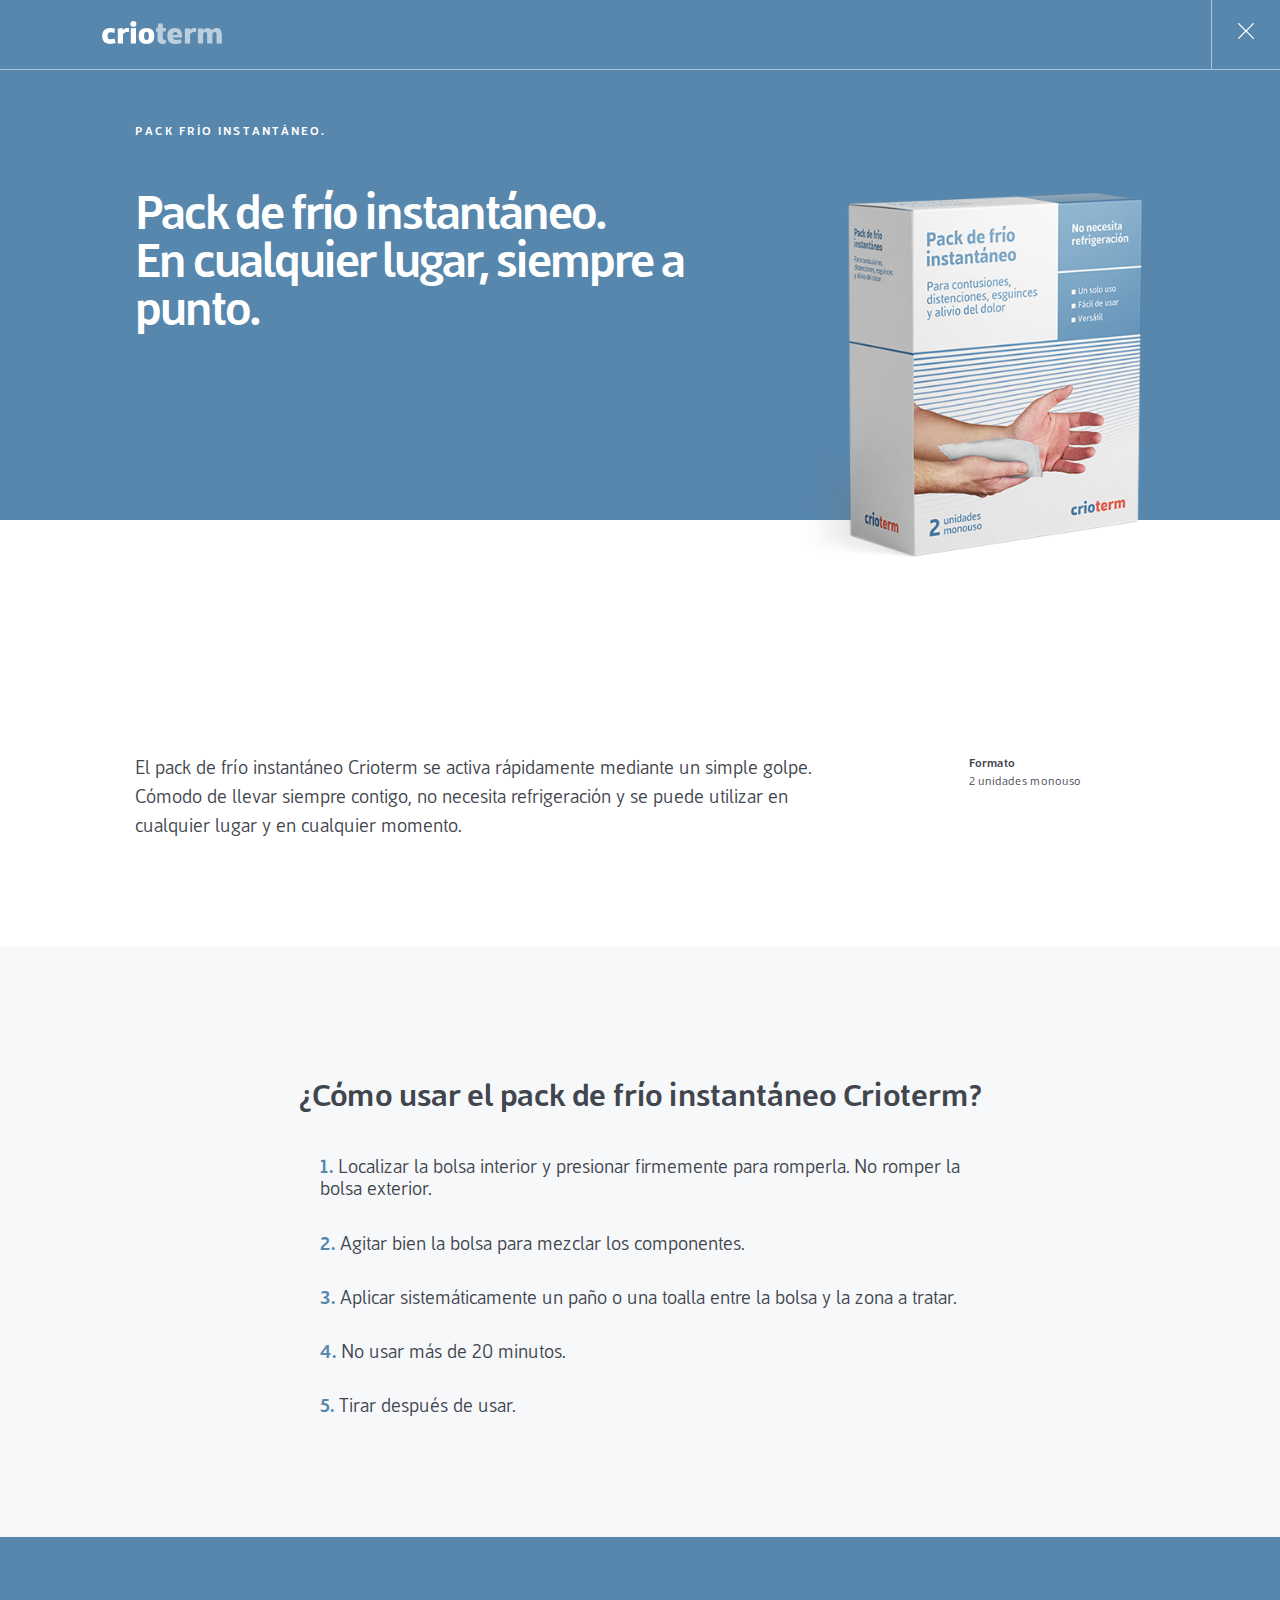
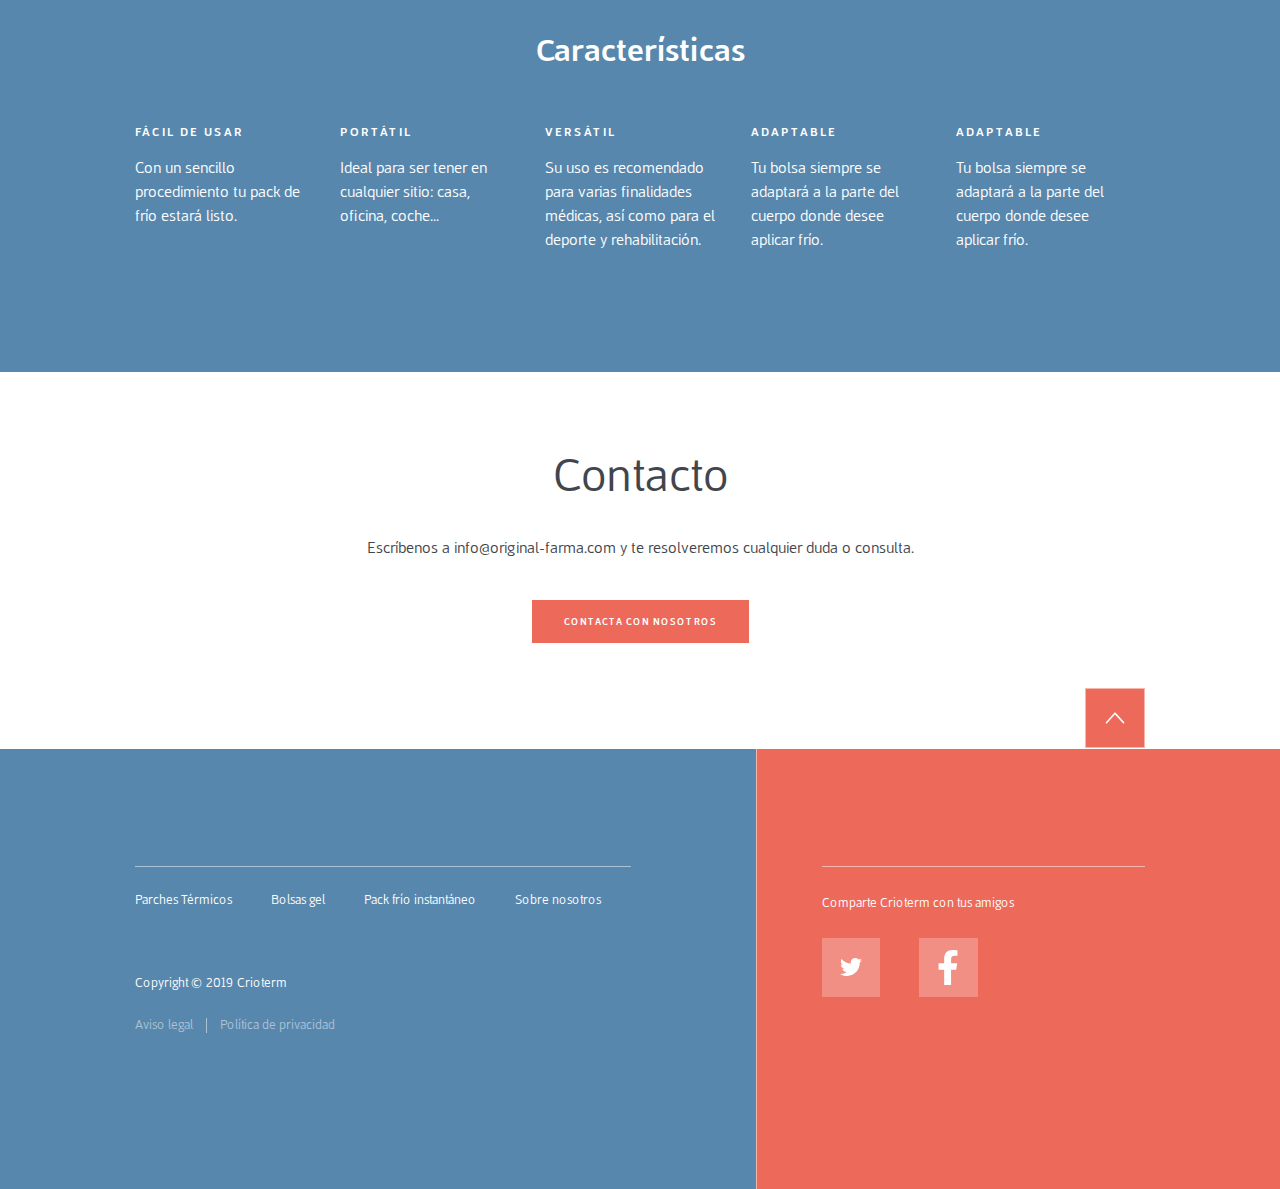
<file: pack-frio-instantaneo.html>
<!DOCTYPE html>
<html lang="es">

    <head>
        <meta charset="utf-8">
        <meta name="viewport" content="width=device-width, initial-scale=1">
        <title>Crioterm</title>
        <link rel="stylesheet" href="css/styles.css" />
    </head>

    <body>
        <!-- HEADER -->
        <header id="header"  class="header header-cold">
            <a class="logo" href="index.html" title="Crioterm"><img src="img/crioterm-logo.svg" alt="logo crioterm"/></a>
            <nav class="page-nav">
                <ul class="go-back">
                    <li><a class="nav-link" href="index.html" title="Crioterm"><img src="img/icon-close.svg" alt="close icon" /></a></li>
                </ul>
            </nav>
        </header>

        <!-- HERO SECTION -->
        <section id="hero" class="hero hero-product hero-cold">
            <div class="hero-content wrap">
                <div class="hero-title">
                    <p class="pretitle">Pack frío instantáneo.</p>
                    <h1>Pack de frío instantáneo.</br>En cualquier lugar, siempre a punto.</h1>
                </div>
                <div class="hero-img">
                    <img src="img/product-05-frio-instantaneo.png" alt="Parche térmico terapéutico para el alivio del dolor localizado en cuello">
                </div>
            </div>
        </section>

        <!-- INTRO -->
        <section class="product-intro wrap">
            <div class="product-intro__content">
                <p>El pack de frío instantáneo Crioterm se activa rápidamente mediante un simple golpe. Cómodo de llevar siempre contigo, no necesita refrigeración y se puede utilizar en cualquier lugar y en cualquier momento.</p>
            </div>
            <div class="product-intro__details">
                <p class="p-strong"><strong>Formato</strong></p>
                <p>2 unidades monouso</p>
            </div>
        </section>

        <!-- INSTRUCTIONS SECTION -->
        <section class="product-instructions">
            <div class="wrap">
                <h2 class="product-instructions__title t-h3">¿Cómo usar el pack de frío instantáneo Crioterm?</h2>
                <ol class="product-instructions__content cold-list">
                    <li>Localizar la bolsa interior y presionar firmemente para romperla. No romper la bolsa exterior.</li>
                    <li>Agitar bien la bolsa para mezclar los componentes.</li>
                    <li>Aplicar sistemáticamente un paño o una toalla entre la bolsa y la zona a tratar.</li>
                    <li>No usar más de 20 minutos.</li>
                    <li>Tirar después de usar.</li>
                </ol>
            </div>
        </section>

        <!-- METHOD SECTION -->
        <section class="product-methods__cold">
            <div class="wrap">
                <h2 class="product-methods__title t-h3">Características</h2>
                <div class="product-methods__columns">
                    <div class="product-methods__column">
                        <h3 class="pretitle">Fácil de usar</h3>
                        <p>Con un sencillo procedimiento tu pack de frío estará listo.</p>
                    </div>
                    <div class="product-methods__column">
                        <h3 class="pretitle">Portátil</h3>
                        <p>Ideal para ser tener en cualquier sitio: casa, oficina, coche...</p>
                    </div>
                    <div class="product-methods__column">
                        <h3 class="pretitle">Versátil</h3>
                        <p>Su uso es recomendado para varias finalidades médicas, así como para el deporte y rehabilitación.</p>
                    </div>
                    <div class="product-methods__column">
                        <h3 class="pretitle">Adaptable</h3>
                        <p>Tu bolsa siempre se adaptará a la parte del cuerpo donde desee aplicar frío.</p>
                    </div>
                    <div class="product-methods__column">
                        <h3 class="pretitle">Adaptable</h3>
                        <p>Tu bolsa siempre se adaptará a la parte del cuerpo donde desee aplicar frío.</p>
                    </div>
                </div>
            </div>
        </section>
    
        <!-- Contact SECTION -->
        <section id="contacto" class="contact">
            <div class="wrap">
            <h2 class="contact__title">Contacto</h2>
            <div class="contact__content">
                <p>
                Escríbenos a <a href="mailto:info@original-farma.com" class="link">info@original-farma.com</a> y te resolveremos cualquier duda o consulta.
                </p>
                <a href="mailto:info@original-farma.com" class="btn btn-hot">Contacta con nosotros</a>
            </div>
            </div>
        </section>
        
        <!-- FOOTER -->
        <div class="go-top wrap">
            <a href="#hero" role="button" class="go-top__button"><span class="u-sr-only">Volver arriba</span></a>
        </div>
        <footer class="footer">
            <div class="footer-layout wrap--s960">
            <section class="footer__section footer__section--site-legal">
                <div class="wrap wrap--s640">
                <ul class="footer__nav footer__decoration">
                    <li class="footer__nav-item"><a href="index.html#parches-termicos">Parches Térmicos</a></li>
                    <li class="footer__nav-item"><a href="index.html#bolsas-gel">Bolsas gel</a></li>
                    <li class="footer__nav-item"><a href="index.html#pack-frio">Pack frío instantáneo</a></li>
                    <li class="footer__nav-item"><a href="index.html#sobre-nosotros">Sobre nosotros</a></li>
                </ul>
                <p>Copyright &copy; 2019 Crioterm</p>
                <ul class="footer__legals u-flex u-flex--inline">
                    <li class="footer__legals-item"><a href="aviso-legal.html">Aviso legal</a></li>
                    <li class="footer__legals-item"><a href="politica-de-privacidad.html">Política de privacidad</a></li>
                </ul>
                </div>
            </section>
            <section class="footer__section footer__section--site-share">
                <div class="wrap">
                <div class="footer__decoration">
                    <p>Comparte Crioterm con tus amigos</p>
                    <ul class="footer__shares">
                    <li class="footer__shares-item">
                        <a href="https://www.twitter.com/crioterm" class="footer__social-button footer__social-button--tw"><span class="u-sr-only">Compartir en Twitter</span></a>
                    </li>
                    <li class="footer__shares-item">
                        <a href="https://www.facebook.com/crioterm" class="footer__social-button footer__social-button--fb"><span class="u-sr-only">Facebook</span></a>
                    </li>
                    </ul>
                </div>
                </div>
            </section>
            </div>
        </footer>
        <script src="js/main.js"></script>
    </body>
</html>
</file>
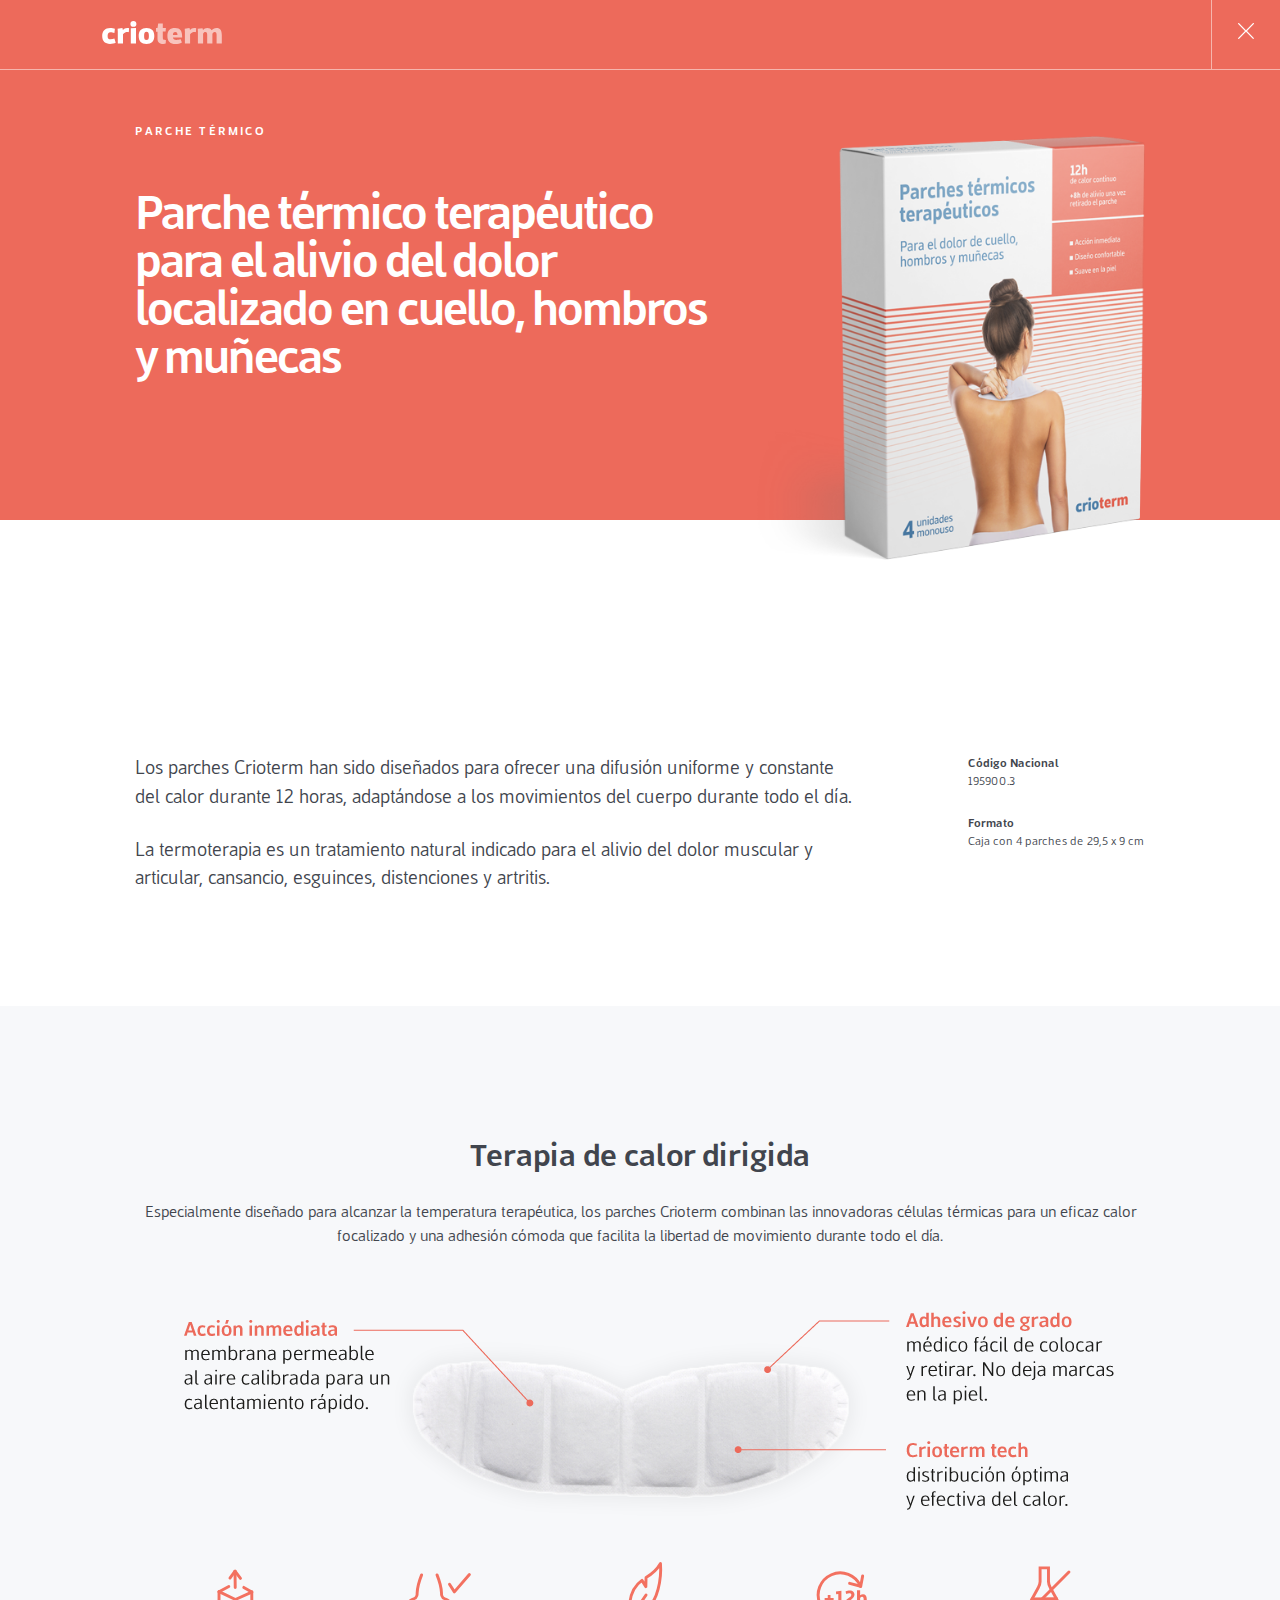
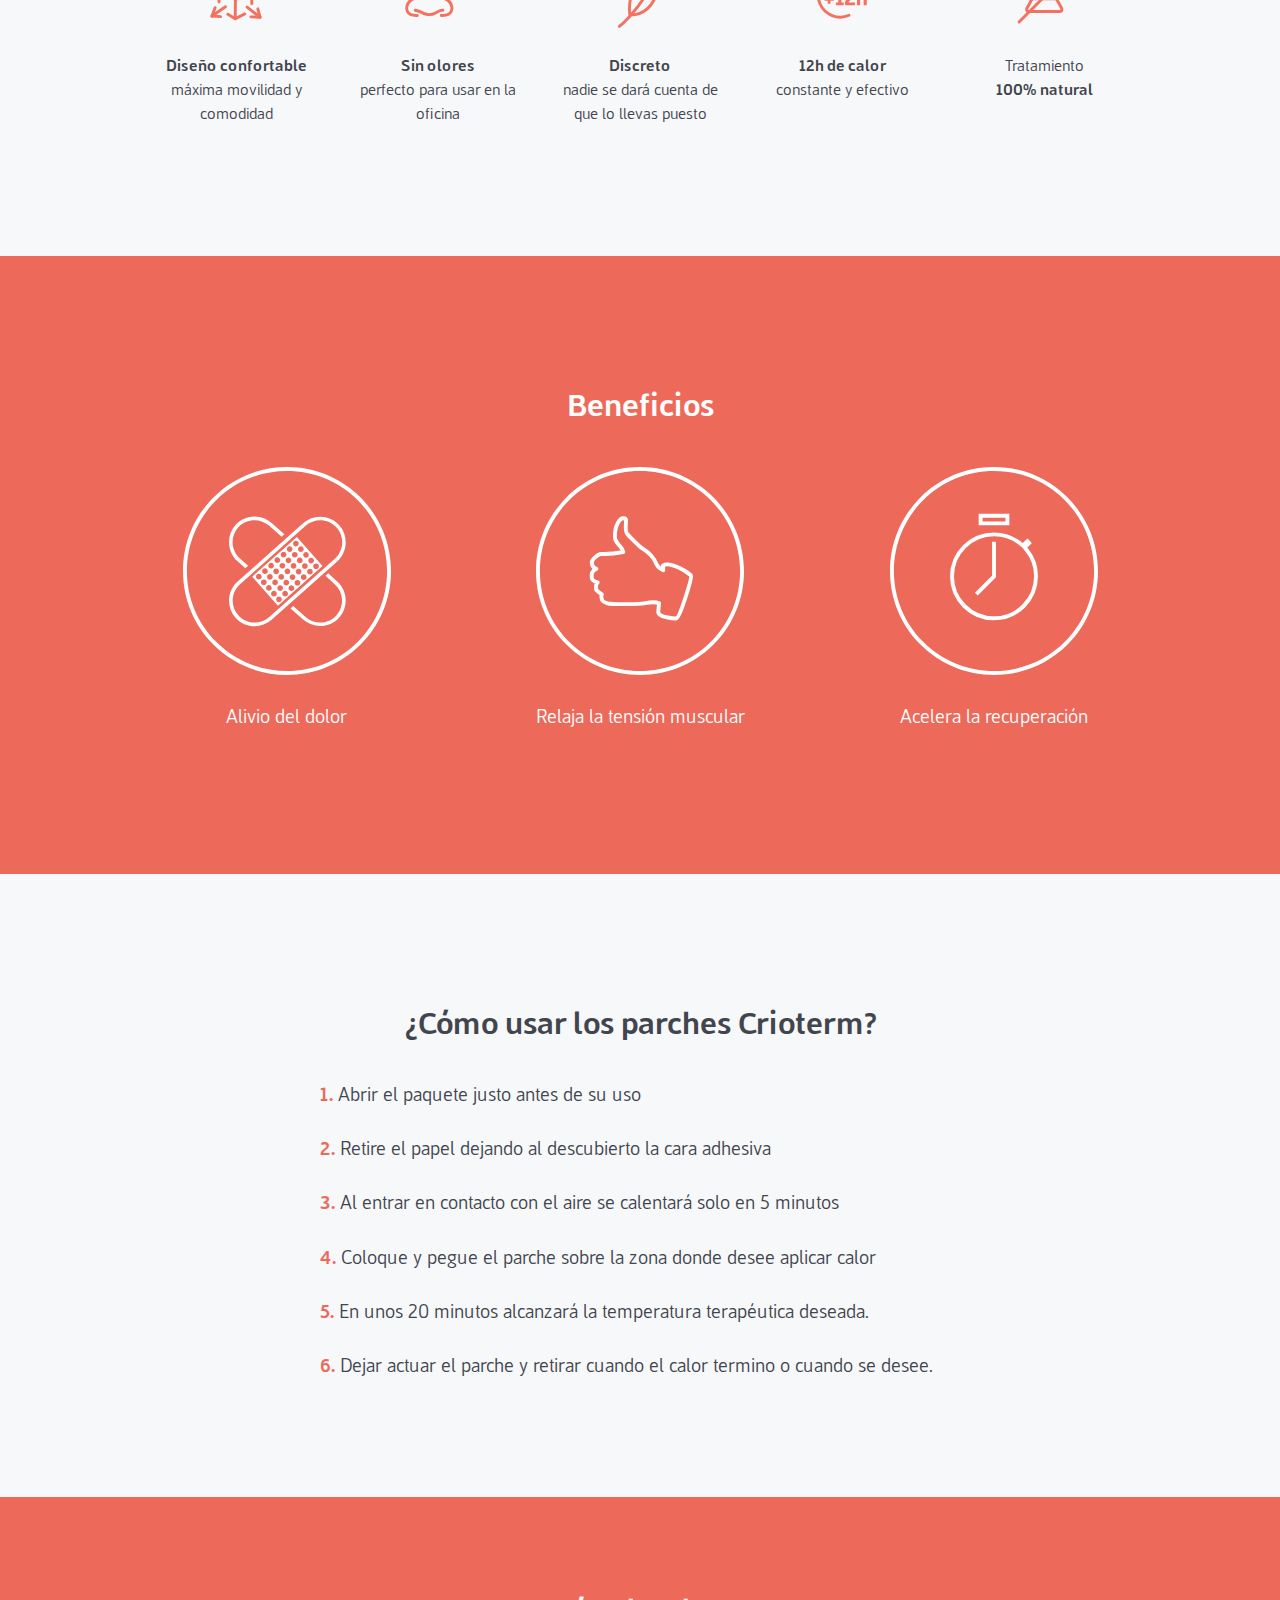
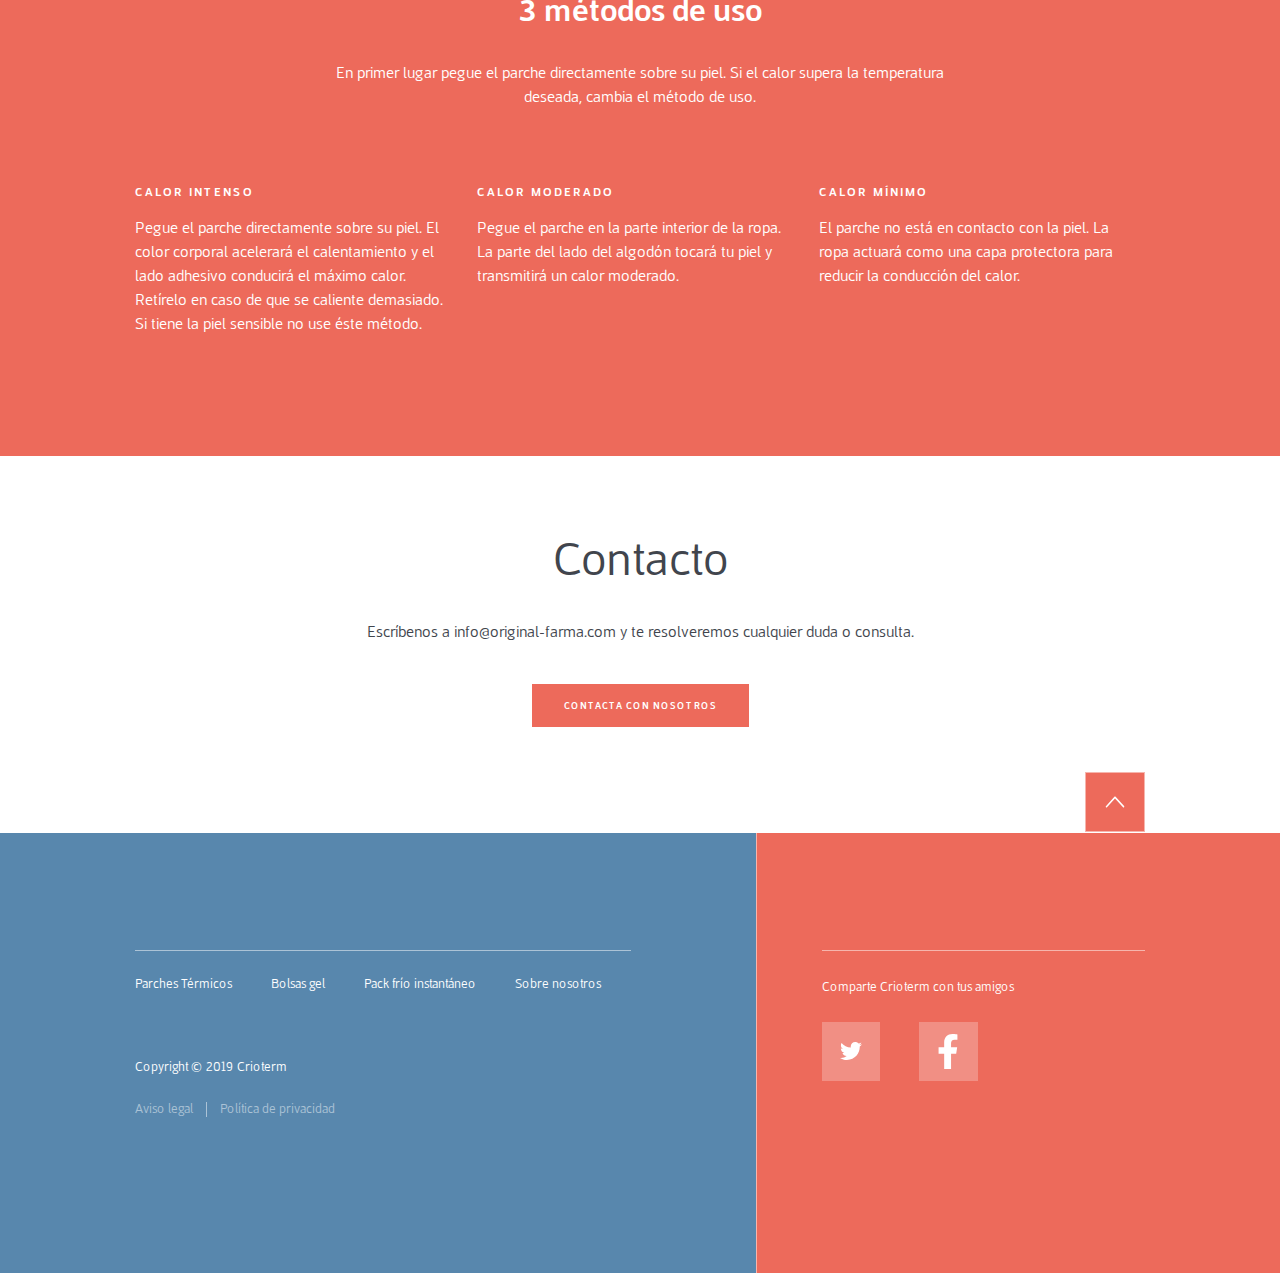
<file: parche-termico-cuello.html>
<!DOCTYPE html>
<html lang="es">

    <head>
        <meta charset="utf-8">
        <meta name="viewport" content="width=device-width, initial-scale=1">
        <title>Crioterm</title>
        <link rel="stylesheet" href="css/styles.css" />
    </head>

    <body>
        <!-- HEADER -->
        <header id="header"  class="header header-hot">
            <a class="logo" href="index.html" title="Crioterm"><img src="img/crioterm-logo.svg" alt="logo crioterm"/></a>
            <nav class="page-nav">
                <ul class="go-back">
                    <li><a class="nav-link" href="index.html" title="Crioterm"><img src="img/icon-close.svg" alt="close icon" /></a></li>
                </ul>
            </nav>
        </header>

        <!-- HERO SECTION -->
        <section id="hero" class="hero hero-product hero-hot">
            <div class="hero-content wrap">
                <div class="hero-title">
                    <p class="pretitle">Parche térmico</p>
                    <h1>Parche térmico terapéutico para el alivio del dolor localizado en cuello, hombros y muñecas</h1>
                </div>
                <div class="hero-img">
                    <img src="img/product-01-parche-cuello.png" alt="Parche térmico terapéutico para el alivio del dolor localizado en cuello">
                </div>
            </div>
        </section>

        <!-- INTRO -->
        <section class="product-intro wrap">
            <div class="product-intro__content">
                <p>Los parches Crioterm han sido diseñados para ofrecer una difusión uniforme y constante del calor durante
                    12 horas, adaptándose a los movimientos del cuerpo durante todo el día.</p>
                <p>La termoterapia es un tratamiento natural indicado para el alivio del dolor muscular y articular,
                    cansancio, esguinces, distenciones y artritis.</p>
            </div>
            <div class="product-intro__details">
                <p class="p-strong"><strong>Código Nacional</strong></p>
                <p>195900.3</p>
                <p class="p-strong"><strong>Formato</strong></p>
                <p>Caja con 4 parches de 29,5 x 9 cm</p>
            </div>
        </section>

        <!-- FEATURES SECTION-->
        <section class="product-features">
            <div class="wrap">
                <h2 class="product-features__title t-h3">Terapia de calor dirigida</h2>
                <p class="product-features__text">Especialmente diseñado para alcanzar la temperatura terapéutica, los parches Crioterm combinan las innovadoras células térmicas para un eficaz calor focalizado y una adhesión cómoda que facilita la libertad de movimiento durante todo el día.</p>
                <div class="product-features__content">
                    <img class="product-features__image" src="img/parche-cervical_product-features.png" alt="Parche de calor, vista del producto abierto">
                    <ul class="product-features__list">
                        <li><img src="img/icon-01.svg"><br/><strong>Diseño confortable</strong> <br/> máxima movilidad y comodidad</li>
                        <li><img src="img/icon-02.svg"><br/><strong>Sin olores</strong><br/>perfecto para usar en la oficina</li>
                        <li><img src="img/icon-03.svg"><br/><strong>Discreto</strong><br/>nadie se dará cuenta de que lo llevas puesto</li>
                        <li><img src="img/icon-04.svg"><br/><strong>12h de calor</strong><br/>constante y efectivo</li>
                        <li><img src="img/icon-05.svg"><br/>Tratamiento<br/><strong>100% natural</strong></li>
                    </ul>
                </div>
            </div>
        </section>

        <!-- BENEFITS SECTION -->
        <section class="benefits">
            <div class="wrap">
                <h2 class="benefits__title t-h3">Beneficios</h2>
                <ol class="benefits__content">
                    <li><img src="img/benefits-icon-01.svg"><br/>Alivio del dolor</li>
                    <li><img src="img/benefits-icon-02.svg"><br/>Relaja la tensión muscular</li>
                    <li><img src="img/benefits-icon-03.svg"><br/>Acelera la recuperación</li>
                </ol>
            </div>
        </section>

        <!-- INSTRUCTIONS SECTION -->
        <section class="product-instructions">
            <div class="wrap">
                <h2 class="product-instructions__title t-h3">¿Cómo usar los parches Crioterm?</h2>
                <ol class="product-instructions__content">
                    <li>Abrir el paquete justo antes de su uso</li>
                    <li>Retire el papel dejando al descubierto la cara adhesiva</li>
                    <li>Al entrar en contacto con el aire se calentará solo en 5 minutos</li>
                    <li>Coloque y pegue el parche sobre la zona donde desee aplicar calor</li>
                    <li>En unos 20 minutos alcanzará la temperatura terapéutica deseada.</li>
                    <li>Dejar actuar el parche y retirar cuando el calor termino o cuando se desee.</li>
                </ol>
            </div>
        </section>

        <!-- METHOD SECTION -->
        <section class="product-methods">
            <div class="wrap">
                <h2 class="product-methods__title t-h3">3 métodos de uso</h2>
                <p class="product-methods__content">En primer lugar pegue el parche directamente sobre su piel. Si el calor supera la temperatura deseada, cambia el método de uso.</p>
                <div class="product-methods__columns">
                    <div class="product-methods__column">
                        <h3 class="pretitle">Calor intenso</h3>
                        <p>Pegue el parche directamente sobre su piel. El color corporal acelerará el calentamiento y el lado adhesivo conducirá el máximo calor. Retírelo en caso de que se caliente demasiado. Si tiene la piel sensible no use éste método.</p>
                    </div>
                    <div class="product-methods__column">
                        <h3 class="pretitle">Calor moderado</h3>
                        <p>Pegue el parche en la parte interior de la ropa. La parte del lado del algodón tocará tu piel y transmitirá un calor moderado.</p>
                    </div>
                    <div class="product-methods__column">
                        <h3 class="pretitle">Calor mínimo</h3>
                        <p>El parche no está en contacto con la piel. La ropa actuará como una capa protectora para reducir la conducción del calor.</p>
                    </div>
                </div>
            </div>
        </section>
    
        <!-- Contact SECTION -->
        <section id="contacto" class="contact">
            <div class="wrap">
            <h2 class="contact__title">Contacto</h2>
            <div class="contact__content">
                <p>
                Escríbenos a <a href="mailto:info@original-farma.com" class="link">info@original-farma.com</a> y te resolveremos cualquier duda o consulta.
                </p>
                <a href="mailto:info@original-farma.com" class="btn btn-hot">Contacta con nosotros</a>
            </div>
            </div>
        </section>
        
        <!-- FOOTER -->
        <div class="go-top wrap">
            <a href="#hero" role="button" class="go-top__button"><span class="u-sr-only">Volver arriba</span></a>
        </div>
        <footer class="footer">
            <div class="footer-layout wrap--s960">
            <section class="footer__section footer__section--site-legal">
                <div class="wrap wrap--s640">
                <ul class="footer__nav footer__decoration">
                    <li class="footer__nav-item"><a href="index.html#parches-termicos">Parches Térmicos</a></li>
                    <li class="footer__nav-item"><a href="index.html#bolsas-gel">Bolsas gel</a></li>
                    <li class="footer__nav-item"><a href="index.html#pack-frio">Pack frío instantáneo</a></li>
                    <li class="footer__nav-item"><a href="index.html#sobre-nosotros">Sobre nosotros</a></li>
                </ul>
                <p>Copyright &copy; 2019 Crioterm</p>
                <ul class="footer__legals u-flex u-flex--inline">
                    <li class="footer__legals-item"><a href="aviso-legal.html">Aviso legal</a></li>
                    <li class="footer__legals-item"><a href="politica-de-privacidad.html">Política de privacidad</a></li>
                </ul>
                </div>
            </section>
            <section class="footer__section footer__section--site-share">
                <div class="wrap">
                <div class="footer__decoration">
                    <p>Comparte Crioterm con tus amigos</p>
                    <ul class="footer__shares">
                    <li class="footer__shares-item">
                        <a href="https://www.twitter.com/crioterm" class="footer__social-button footer__social-button--tw"><span class="u-sr-only">Compartir en Twitter</span></a>
                    </li>
                    <li class="footer__shares-item">
                        <a href="https://www.facebook.com/crioterm" class="footer__social-button footer__social-button--fb"><span class="u-sr-only">Facebook</span></a>
                    </li>
                    </ul>
                </div>
                </div>
            </section>
            </div>
        </footer>
        <script src="js/main.js"></script>
    </body>
</html>
</file>
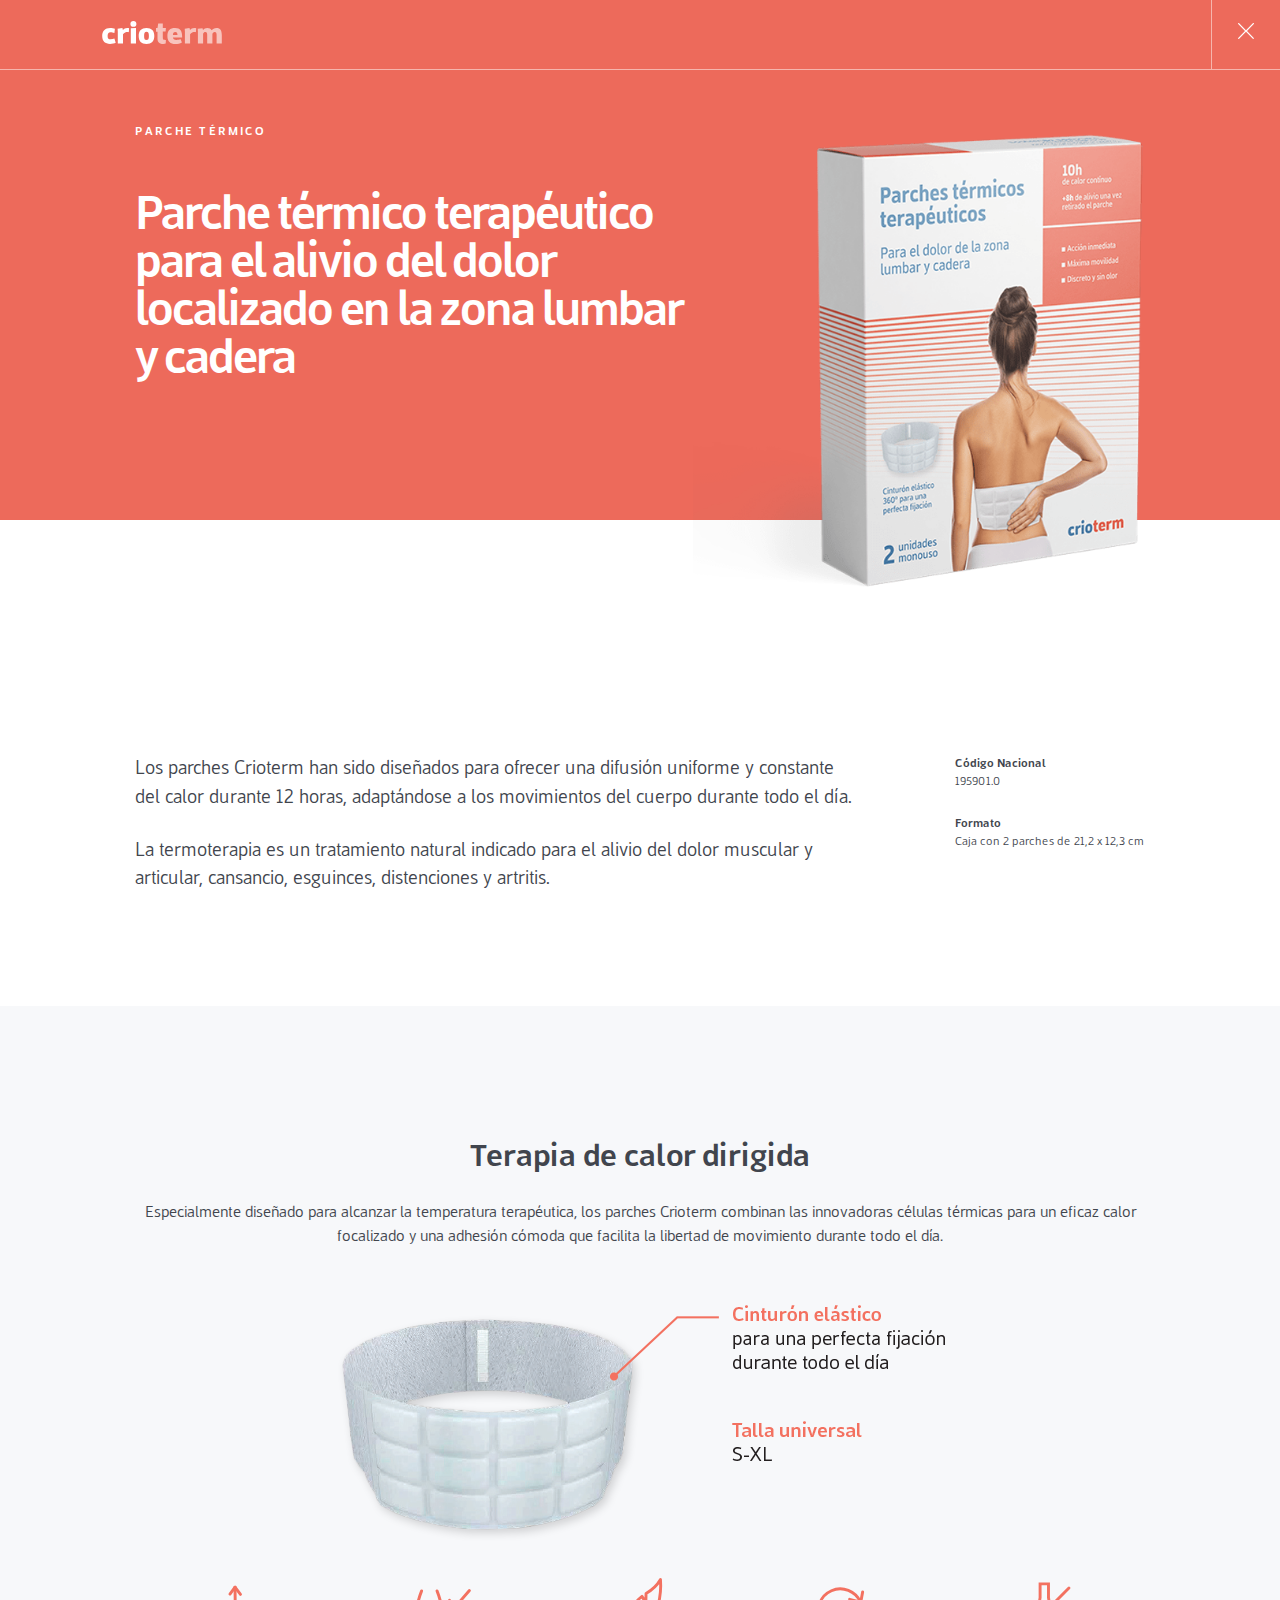
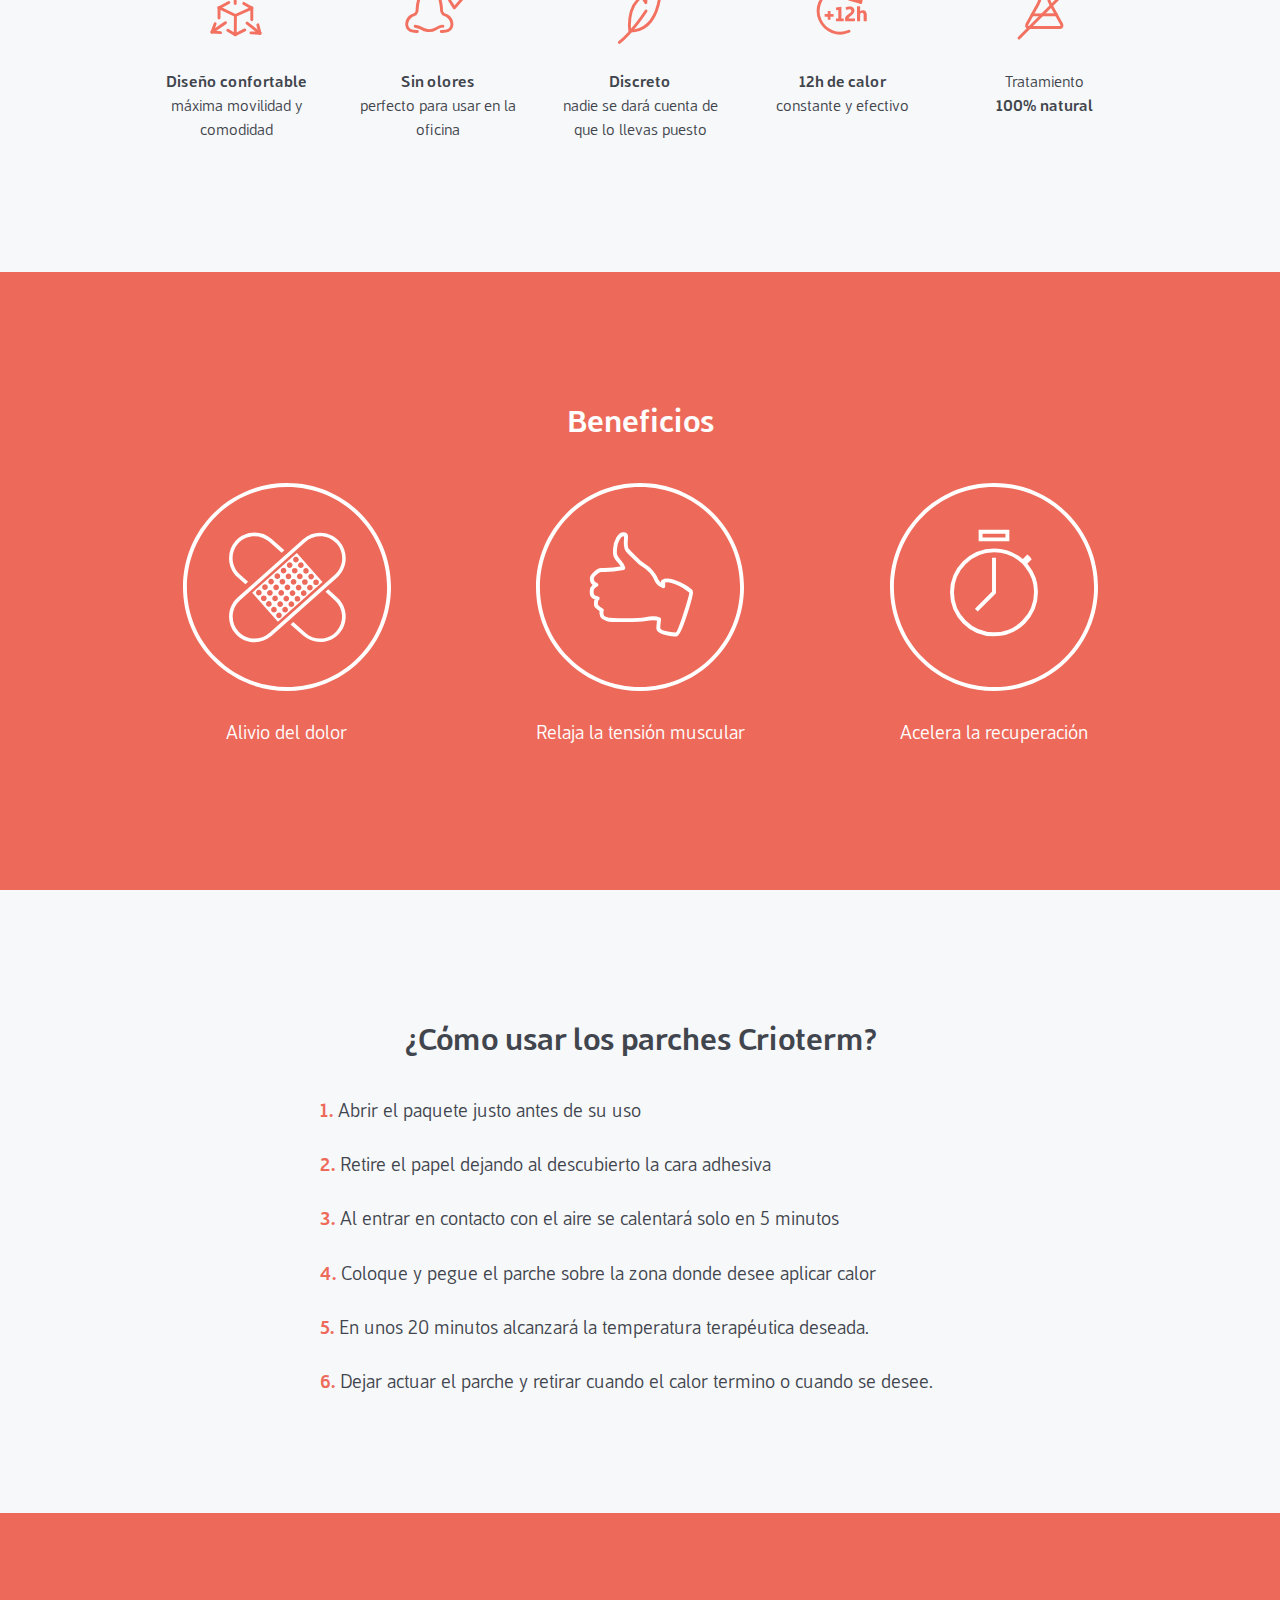
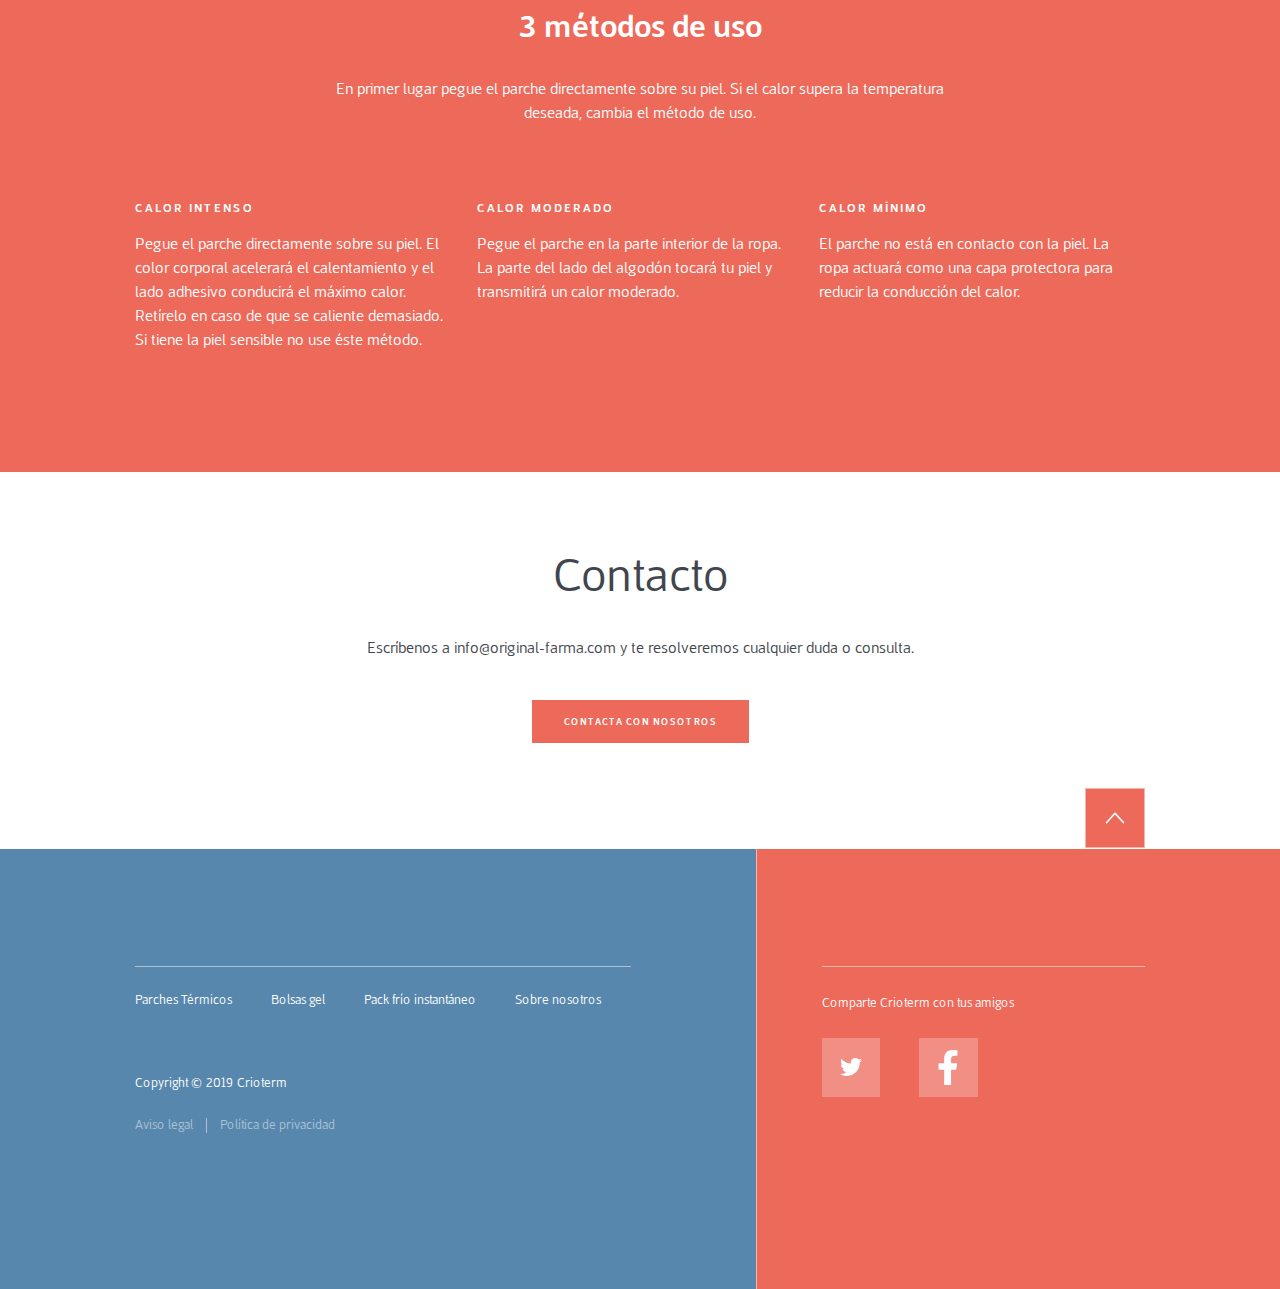
<file: parche-termico-espalda.html>
<!DOCTYPE html>
<html lang="es">

    <head>
        <meta charset="utf-8">
        <meta name="viewport" content="width=device-width, initial-scale=1">
        <title>Crioterm</title>
        <link rel="stylesheet" href="css/styles.css" />
    </head>

    <body>
        <!-- HEADER -->
        <header id="header"  class="header header-hot">
            <a class="logo" href="index.html" title="Crioterm"><img src="img/crioterm-logo.svg" alt="logo crioterm"/></a>
            <nav class="page-nav">
                <ul class="go-back">
                    <li><a class="nav-link" href="index.html" title="Crioterm"><img src="img/icon-close.svg" alt="close icon" /></a></li>
                </ul>
            </nav>
        </header>

        <!-- HERO SECTION -->
        <section id="hero" class="hero hero-product hero-hot">
            <div class="hero-content wrap">
                <div class="hero-title">
                    <p class="pretitle">Parche térmico</p>
                    <h1>Parche térmico terapéutico para el alivio del dolor localizado en la zona lumbar y cadera</h1>
                </div>
                <div class="hero-img">
                    <img src="img/product-02-parche-espalda-hero.png" alt="Parche térmico terapéutico para el alivio del dolor localizado en la zona lumbar y cadera">
                </div>
            </div>
        </section>

        <!-- INTRO -->
        <section class="product-intro wrap">
            <div class="product-intro__content">
                <p>Los parches Crioterm han sido diseñados para ofrecer una difusión uniforme y constante del calor durante
                    12 horas, adaptándose a los movimientos del cuerpo durante todo el día.</p>
                <p>La termoterapia es un tratamiento natural indicado para el alivio del dolor muscular y articular,
                    cansancio, esguinces, distenciones y artritis.</p>
            </div>
            <div class="product-intro__details">
                <p class="p-strong"><strong>Código Nacional</strong></p>
                <p>195901.0</p>
                <p class="p-strong"><strong>Formato</strong></p>
                <p>Caja con 2 parches de 21,2 x 12,3 cm</p>
            </div>
        </section>

        <!-- FEATURES SECTION-->
        <section class="product-features">
            <div class="wrap">
                <h2 class="product-features__title t-h3">Terapia de calor dirigida</h2>
                <p class="product-features__text">Especialmente diseñado para alcanzar la temperatura terapéutica, los parches Crioterm combinan las innovadoras células térmicas para un eficaz calor focalizado y una adhesión cómoda que facilita la libertad de movimiento durante todo el día.</p>
                <div class="product-features__content">
                    <img class="product-features__image" src="img/parche-lumbar_product-features.png" alt="Parche cinturón de calor, vista del producto">
                    <ul class="product-features__list">
                        <li><img src="img/icon-01.svg"><br/><strong>Diseño confortable</strong> <br/> máxima movilidad y comodidad</li>
                        <li><img src="img/icon-02.svg"><br/><strong>Sin olores</strong><br/>perfecto para usar en la oficina</li>
                        <li><img src="img/icon-03.svg"><br/><strong>Discreto</strong><br/>nadie se dará cuenta de que lo llevas puesto</li>
                        <li><img src="img/icon-04.svg"><br/><strong>12h de calor</strong><br/>constante y efectivo</li>
                        <li><img src="img/icon-05.svg"><br/>Tratamiento<br/><strong>100% natural</strong></li>
                    </ul>
                </div>
            </div>
        </section>

        <!-- BENEFITS SECTION -->
        <section class="benefits">
            <div class="wrap">
                <h2 class="benefits__title t-h3">Beneficios</h2>
                <ol class="benefits__content">
                    <li><img src="img/benefits-icon-01.svg"><br/>Alivio del dolor</li>
                    <li><img src="img/benefits-icon-02.svg"><br/>Relaja la tensión muscular</li>
                    <li><img src="img/benefits-icon-03.svg"><br/>Acelera la recuperación</li>
                </ol>
            </div>
        </section>

        <!-- INSTRUCTIONS SECTION -->
        <section class="product-instructions">
            <div class="wrap">
                <h2 class="product-instructions__title t-h3">¿Cómo usar los parches Crioterm?</h2>
                <ol class="product-instructions__content">
                    <li>Abrir el paquete justo antes de su uso</li>
                    <li>Retire el papel dejando al descubierto la cara adhesiva</li>
                    <li>Al entrar en contacto con el aire se calentará solo en 5 minutos</li>
                    <li>Coloque y pegue el parche sobre la zona donde desee aplicar calor</li>
                    <li>En unos 20 minutos alcanzará la temperatura terapéutica deseada.</li>
                    <li>Dejar actuar el parche y retirar cuando el calor termino o cuando se desee.</li>
                </ol>
            </div>
        </section>

        <!-- METHOD SECTION -->
        <section class="product-methods">
            <div class="wrap">
                <h2 class="product-methods__title t-h3">3 métodos de uso</h2>
                <p class="product-methods__content">En primer lugar pegue el parche directamente sobre su piel. Si el calor supera la temperatura deseada, cambia el método de uso.</p>
                <div class="product-methods__columns">
                    <div class="product-methods__column">
                        <h3 class="pretitle">Calor intenso</h3>
                        <p>Pegue el parche directamente sobre su piel. El color corporal acelerará el calentamiento y el lado adhesivo conducirá el máximo calor. Retírelo en caso de que se caliente demasiado. Si tiene la piel sensible no use éste método.</p>
                    </div>
                    <div class="product-methods__column">
                        <h3 class="pretitle">Calor moderado</h3>
                        <p>Pegue el parche en la parte interior de la ropa. La parte del lado del algodón tocará tu piel y transmitirá un calor moderado.</p>
                    </div>
                    <div class="product-methods__column">
                        <h3 class="pretitle">Calor mínimo</h3>
                        <p>El parche no está en contacto con la piel. La ropa actuará como una capa protectora para reducir la conducción del calor.</p>
                    </div>
                </div>
            </div>
        </section>
    
        <!-- Contact SECTION -->
        <section id="contacto" class="contact">
            <div class="wrap">
            <h2 class="contact__title">Contacto</h2>
            <div class="contact__content">
                <p>
                Escríbenos a <a href="mailto:info@original-farma.com" class="link">info@original-farma.com</a> y te resolveremos cualquier duda o consulta.
                </p>
                <a href="mailto:info@original-farma.com" class="btn btn-hot">Contacta con nosotros</a>
            </div>
            </div>
        </section>
        
        <!-- FOOTER -->
        <div class="go-top wrap">
            <a href="#hero" role="button" class="go-top__button"><span class="u-sr-only">Volver arriba</span></a>
        </div>
        <footer class="footer">
            <div class="footer-layout wrap--s960">
            <section class="footer__section footer__section--site-legal">
                <div class="wrap wrap--s640">
                <ul class="footer__nav footer__decoration">
                    <li class="footer__nav-item"><a href="index.html#parches-termicos">Parches Térmicos</a></li>
                    <li class="footer__nav-item"><a href="index.html#bolsas-gel">Bolsas gel</a></li>
                    <li class="footer__nav-item"><a href="index.html#pack-frio">Pack frío instantáneo</a></li>
                    <li class="footer__nav-item"><a href="index.html#sobre-nosotros">Sobre nosotros</a></li>
                </ul>
                <p>Copyright &copy; 2019 Crioterm</p>
                <ul class="footer__legals u-flex u-flex--inline">
                    <li class="footer__legals-item"><a href="aviso-legal.html">Aviso legal</a></li>
                    <li class="footer__legals-item"><a href="politica-de-privacidad.html">Política de privacidad</a></li>
                </ul>
                </div>
            </section>
            <section class="footer__section footer__section--site-share">
                <div class="wrap">
                <div class="footer__decoration">
                    <p>Comparte Crioterm con tus amigos</p>
                    <ul class="footer__shares">
                    <li class="footer__shares-item">
                        <a href="https://www.twitter.com/crioterm" class="footer__social-button footer__social-button--tw"><span class="u-sr-only">Compartir en Twitter</span></a>
                    </li>
                    <li class="footer__shares-item">
                        <a href="https://www.facebook.com/crioterm" class="footer__social-button footer__social-button--fb"><span class="u-sr-only">Facebook</span></a>
                    </li>
                    </ul>
                </div>
                </div>
            </section>
            </div>
        </footer>
        <script src="js/main.js"></script>
    </body>
</html>
</file>
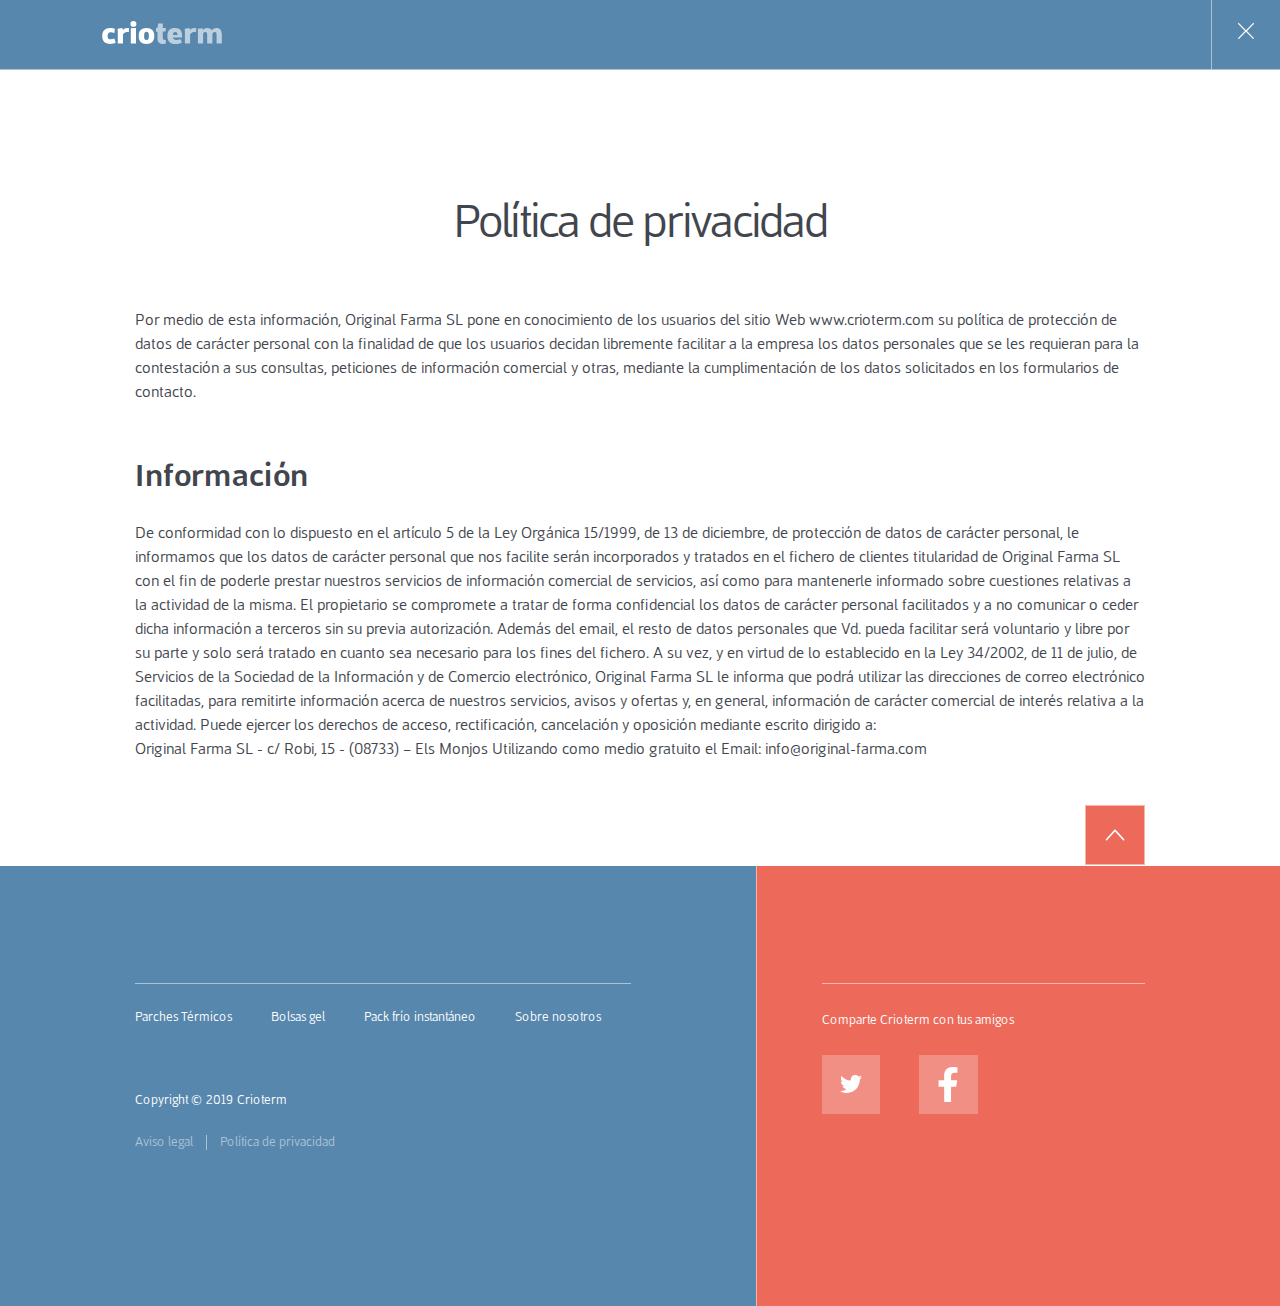
<file: politica-de-privacidad.html>
<!DOCTYPE html>
<html lang="es">
    <head>
        <meta charset="utf-8">
        <meta name="viewport" content="width=device-width, initial-scale=1">
        <title>Crioterm</title>
        <link rel="stylesheet" href="css/styles.css"/>
    </head>

    <body>
        <!-- HEADER -->
        <header id="header"  class="header header-cold">
            <a class="logo" href="index.html" title="Crioterm"><img src="img/crioterm-logo.svg" alt="logo crioterm"/></a>
            <nav class="page-nav">
                <ul class="go-back">
                    <li><a class="nav-link" href="index.html" title="Crioterm"><img src="img/icon-close.svg" alt="close icon" /></a></li>
                </ul>
            </nav>
        </header>

        <!-- CONTENT -->
    <section id="text" class="text">
        <div class="wrap">
          <h1 class="text__title t-h2">Política de privacidad</h2>
          <div class="text__content">
            <p>
                Por medio de esta información, Original Farma SL pone en conocimiento de los usuarios del sitio Web www.crioterm.com su política de protección de datos de carácter personal con la finalidad de que los usuarios decidan libremente facilitar a la
                empresa los datos personales que se les requieran para la contestación a sus
                consultas, peticiones de información comercial y otras, mediante la
                cumplimentación de los datos solicitados en los formularios de contacto.                    
            </p>
            <h2 class="t-h3 left">Información</h2>
            <p>
                De conformidad con lo dispuesto en el artículo 5 de la Ley Orgánica 15/1999, de
                13 de diciembre, de protección de datos de carácter personal, le informamos que
                los datos de carácter personal que nos facilite serán incorporados y tratados en el
                fichero de clientes titularidad de Original Farma SL con el fin de poderle prestar nuestros servicios de información comercial de servicios, así como para mantenerle
                informado sobre cuestiones relativas a la actividad de la misma.
                El propietario se compromete a tratar de forma confidencial los datos de carácter
                personal facilitados y a no comunicar o ceder dicha información a terceros sin su
                previa autorización.
                Además del email, el resto de datos personales que Vd. pueda facilitar será
                voluntario y libre por su parte y solo será tratado en cuanto sea necesario para los
                fines del fichero.
                A su vez, y en virtud de lo establecido en la Ley 34/2002, de 11 de julio, de
                Servicios de la Sociedad de la Información y de Comercio electrónico, Original Farma SL le informa que podrá utilizar las direcciones de correo electrónico facilitadas, para remitirte información acerca de nuestros servicios, avisos y ofertas y, en general,
                información de carácter comercial de interés relativa a la actividad.
                Puede ejercer los derechos de acceso, rectificación, cancelación y oposición
                mediante escrito dirigido a:<br/>
                Original Farma SL - c/ Robi, 15 - (08733) – Els Monjos 
                Utilizando como medio gratuito el Email:
                <a href="mailto:info@original-farma.com" class="link">info@original-farma.com</a>
            </p>
          
          </div>
        </div>
      </section>
            
            <!-- FOOTER -->
            <div class="go-top wrap">
                <a href="#text" role="button" class="go-top__button"><span class="u-sr-only">Volver arriba</span></a>
            </div>
            <footer class="footer">
                <div class="footer-layout wrap--s960">
                <section class="footer__section footer__section--site-legal">
                    <div class="wrap wrap--s640">
                    <ul class="footer__nav footer__decoration">
                        <li class="footer__nav-item"><a href="index.html#parches-termicos">Parches Térmicos</a></li>
                        <li class="footer__nav-item"><a href="index.html#bolsas-gel">Bolsas gel</a></li>
                        <li class="footer__nav-item"><a href="index.html#pack-frio">Pack frío instantáneo</a></li>
                        <li class="footer__nav-item"><a href="index.html#sobre-nosotros">Sobre nosotros</a></li>
                    </ul>
                    <p>Copyright &copy; 2019 Crioterm</p>
                    <ul class="footer__legals u-flex u-flex--inline">
                        <li class="footer__legals-item"><a href="aviso-legal.html">Aviso legal</a></li>
                        <li class="footer__legals-item"><a href="politica-de-privacidad.html">Política de privacidad</a></li>
                    </ul>
                    </div>
                </section>
                <section class="footer__section footer__section--site-share">
                    <div class="wrap">
                    <div class="footer__decoration">
                        <p>Comparte Crioterm con tus amigos</p>
                        <ul class="footer__shares">
                        <li class="footer__shares-item">
                            <a href="https://www.twitter.com/crioterm" class="footer__social-button footer__social-button--tw"><span class="u-sr-only">Compartir en Twitter</span></a>
                        </li>
                        <li class="footer__shares-item">
                            <a href="https://www.facebook.com/crioterm" class="footer__social-button footer__social-button--fb"><span class="u-sr-only">Facebook</span></a>
                        </li>
                        </ul>
                    </div>
                    </div>
                </section>
                </div>
            </footer>
            <script src="js/main.js"></script>
        </body>
</html>
</file>
<file: css/styles.css>
:root {
  --main-white: #F7F8FA;
  --main-red: #ED6A5B;
  --main-blue: #5887AD;
  --text-gray: #41454D;
  --wrapPadding: 1rem;
}

@media screen and (min-width: 1200px) {
  :root {
    --wrapPadding: 0;
  }
}

@font-face {
  font-family: 'Mestre';
  src: url("../fonts/Mestre-Italic.woff2") format("woff2"), url("../fonts/Mestre-Italic.woff") format("woff");
  font-weight: 500;
  font-style: italic;
}

@font-face {
  font-family: 'Mestre';
  src: url("../fonts/Mestre-Regular.woff2") format("woff2"), url("../fonts/Mestre-Regular.woff") format("woff");
  font-weight: 500;
  font-style: normal;
}

@font-face {
  font-family: 'Mestre';
  src: url("../fonts/Mestre-Bold.woff2") format("woff2"), url("../fonts/Mestre-Bold.woff") format("woff");
  font-weight: bold;
  font-style: normal;
}

/*! normalize.css v8.0.1 | MIT License | github.com/necolas/normalize.css */
/* Document
   ========================================================================== */
/**
 * 1. Correct the line height in all browsers.
 * 2. Prevent adjustments of font size after orientation changes in iOS.
 */
html {
  line-height: 1.15;
  /* 1 */
  -webkit-text-size-adjust: 100%;
  /* 2 */
}

/* Sections
     ========================================================================== */
/**
   * Remove the margin in all browsers.
   */
body {
  margin: 0;
}

/**
   * Render the `main` element consistently in IE.
   */
main {
  display: block;
}

/**
   * Correct the font size and margin on `h1` elements within `section` and
   * `article` contexts in Chrome, Firefox, and Safari.
   */
h1 {
  font-size: 2em;
  margin: 0.67em 0;
}

/* Grouping content
     ========================================================================== */
/**
   * 1. Add the correct box sizing in Firefox.
   * 2. Show the overflow in Edge and IE.
   */
hr {
  box-sizing: content-box;
  /* 1 */
  height: 0;
  /* 1 */
  overflow: visible;
  /* 2 */
}

/**
   * 1. Correct the inheritance and scaling of font size in all browsers.
   * 2. Correct the odd `em` font sizing in all browsers.
   */
pre {
  font-family: monospace, monospace;
  /* 1 */
  font-size: 1em;
  /* 2 */
}

/* Text-level semantics
     ========================================================================== */
/**
   * Remove the gray background on active links in IE 10.
   */
a {
  background-color: transparent;
}

/**
   * 1. Remove the bottom border in Chrome 57-
   * 2. Add the correct text decoration in Chrome, Edge, IE, Opera, and Safari.
   */
abbr[title] {
  border-bottom: none;
  /* 1 */
  text-decoration: underline;
  /* 2 */
  text-decoration: underline dotted;
  /* 2 */
}

/**
   * Add the correct font weight in Chrome, Edge, and Safari.
   */
b,
strong {
  font-weight: bolder;
}

/**
   * 1. Correct the inheritance and scaling of font size in all browsers.
   * 2. Correct the odd `em` font sizing in all browsers.
   */
code,
kbd,
samp {
  font-family: monospace, monospace;
  /* 1 */
  font-size: 1em;
  /* 2 */
}

/**
   * Add the correct font size in all browsers.
   */
small {
  font-size: 80%;
}

/**
   * Prevent `sub` and `sup` elements from affecting the line height in
   * all browsers.
   */
sub,
sup {
  font-size: 75%;
  line-height: 0;
  position: relative;
  vertical-align: baseline;
}

sub {
  bottom: -0.25em;
}

sup {
  top: -0.5em;
}

/* Embedded content
     ========================================================================== */
/**
   * Remove the border on images inside links in IE 10.
   */
img {
  border-style: none;
}

/* Forms
     ========================================================================== */
/**
   * 1. Change the font styles in all browsers.
   * 2. Remove the margin in Firefox and Safari.
   */
button,
input,
optgroup,
select,
textarea {
  font-family: inherit;
  /* 1 */
  font-size: 100%;
  /* 1 */
  line-height: 1.15;
  /* 1 */
  margin: 0;
  /* 2 */
}

/**
   * Show the overflow in IE.
   * 1. Show the overflow in Edge.
   */
button,
input {
  /* 1 */
  overflow: visible;
}

/**
   * Remove the inheritance of text transform in Edge, Firefox, and IE.
   * 1. Remove the inheritance of text transform in Firefox.
   */
button,
select {
  /* 1 */
  text-transform: none;
}

/**
   * Correct the inability to style clickable types in iOS and Safari.
   */
button,
[type="button"],
[type="reset"],
[type="submit"] {
  -webkit-appearance: button;
}

/**
   * Remove the inner border and padding in Firefox.
   */
button::-moz-focus-inner,
[type="button"]::-moz-focus-inner,
[type="reset"]::-moz-focus-inner,
[type="submit"]::-moz-focus-inner {
  border-style: none;
  padding: 0;
}

/**
   * Restore the focus styles unset by the previous rule.
   */
button:-moz-focusring,
[type="button"]:-moz-focusring,
[type="reset"]:-moz-focusring,
[type="submit"]:-moz-focusring {
  outline: 1px dotted ButtonText;
}

/**
   * Correct the padding in Firefox.
   */
fieldset {
  padding: 0.35em 0.75em 0.625em;
}

/**
   * 1. Correct the text wrapping in Edge and IE.
   * 2. Correct the color inheritance from `fieldset` elements in IE.
   * 3. Remove the padding so developers are not caught out when they zero out
   *    `fieldset` elements in all browsers.
   */
legend {
  box-sizing: border-box;
  /* 1 */
  color: inherit;
  /* 2 */
  display: table;
  /* 1 */
  max-width: 100%;
  /* 1 */
  padding: 0;
  /* 3 */
  white-space: normal;
  /* 1 */
}

/**
   * Add the correct vertical alignment in Chrome, Firefox, and Opera.
   */
progress {
  vertical-align: baseline;
}

/**
   * Remove the default vertical scrollbar in IE 10+.
   */
textarea {
  overflow: auto;
}

/**
   * 1. Add the correct box sizing in IE 10.
   * 2. Remove the padding in IE 10.
   */
[type="checkbox"],
[type="radio"] {
  box-sizing: border-box;
  /* 1 */
  padding: 0;
  /* 2 */
}

/**
   * Correct the cursor style of increment and decrement buttons in Chrome.
   */
[type="number"]::-webkit-inner-spin-button,
[type="number"]::-webkit-outer-spin-button {
  height: auto;
}

/**
   * 1. Correct the odd appearance in Chrome and Safari.
   * 2. Correct the outline style in Safari.
   */
[type="search"] {
  -webkit-appearance: textfield;
  /* 1 */
  outline-offset: -2px;
  /* 2 */
}

/**
   * Remove the inner padding in Chrome and Safari on macOS.
   */
[type="search"]::-webkit-search-decoration {
  -webkit-appearance: none;
}

/**
   * 1. Correct the inability to style clickable types in iOS and Safari.
   * 2. Change font properties to `inherit` in Safari.
   */
::-webkit-file-upload-button {
  -webkit-appearance: button;
  /* 1 */
  font: inherit;
  /* 2 */
}

/* Interactive
     ========================================================================== */
/*
   * Add the correct display in Edge, IE 10+, and Firefox.
   */
details {
  display: block;
}

/*
   * Add the correct display in all browsers.
   */
summary {
  display: list-item;
}

/* Misc
     ========================================================================== */
/**
   * Add the correct display in IE 10+.
   */
template {
  display: none;
}

/**
   * Add the correct display in IE 10.
   */
[hidden] {
  display: none;
}

.u-sr-only {
  height: 1px;
  left: -999999px;
  overflow: hidden;
  position: absolute;
  top: auto;
  width: 1px;
}

* {
  margin: 0;
  padding: 0;
  box-sizing: border-box;
}

html {
  background: #ffffff;
  scroll-behavior: smooth;
}

body {
  font-family: 'Mestre', sans-serif;
  font-size: 1em;
  color: var(--text-gray);
  background: white;
}

a {
  color: inherit;
  text-decoration: none;
}

[role="button"] {
  -webkit-appearance: none;
  font-family: inherit;
  font-size: 100%;
  line-height: 1.15;
  margin: 0;
  overflow: visible;
  text-transform: none;
  border: 0;
}

section {
  padding-top: 4.875rem;
  padding-bottom: 6.5rem;
}

img {
  max-width: 100%;
}

.nav-list li,
ul li,
li {
  list-style-type: none;
}

@media (min-width: 640px) {
  .wrap--s640 {
    max-width: calc(1042px - 2rem);
    margin: 0 auto;
    width: 100%;
    padding: 0 var(--wrapPadding);
  }
}

@media (min-width: 960px) {
  .wrap--s960 {
    max-width: calc(1042px - 2rem);
    margin: 0 auto;
    width: 100%;
    padding: 0 var(--wrapPadding);
  }
}

.wrap {
  max-width: calc(1042px - 2rem);
  margin: 0 auto;
  width: 100%;
  padding-left: var(--wrapPadding);
  padding-right: var(--wrapPadding);
}

h1 {
  font-size: 3rem;
  font-weight: bold;
  line-height: 1;
  letter-spacing: -2px;
  padding: 1rem 0 2rem 0;
  text-align: left;
  color: #ffffff;
}

h2 {
  font-size: 3rem;
  font-weight: 500;
  line-height: 1;
  text-align: center;
  margin-bottom: 4rem;
}

h3 {
  font-size: 2rem;
  font-weight: bold;
  line-height: 1.2;
  margin-top: 1rem;
  margin-bottom: 2rem;
}

.pretitle {
  font-size: .75rem;
  font-weight: bold;
  text-transform: uppercase;
  letter-spacing: 2px;
  color: #ffffff;
}

.pretitle-hot {
  color: var(--main-red);
}

.pretitle-cool {
  color: var(--main-blue);
}

p {
  font-size: 1rem;
  line-height: 1.5;
}

p + .p-strong {
  margin-top: 1.5rem;
}

p + p {
  margin-top: 1.5rem;
}

.t-h2 {
  font-size: 3rem;
  font-weight: 500;
  line-height: 1;
  text-align: center;
  color: var(--text-gray);
}

.t-h3 {
  font-size: 2rem;
  font-weight: bold;
  line-height: 1.2;
  margin-top: 3.25rem;
  margin-bottom: 1.625rem;
}

.link:hover {
  text-decoration: underline;
  opacity: .6;
}

.center {
  text-align: center;
}

.left {
  text-align: left;
}

ul, ol {
  list-style: none;
}

ol {
  counter-reset: my-counter;
}

ol li {
  counter-increment: my-counter;
  padding: 1rem 0;
  font-size: 1.2rem;
}

ol li::before {
  content: counter(my-counter) ". ";
  color: var(--main-red);
  font-weight: bold;
}

ol.cold-list li::before {
  color: var(--main-blue);
}

/* Buttons */
.btn {
  display: inline-block;
  font-size: .6rem;
  font-weight: bold;
  letter-spacing: 1px;
  text-transform: uppercase;
  text-decoration: none;
  background: var(--main-white);
  color: var(--main-blue);
  border: 1px solid #ffffff;
  padding: 1rem 2rem;
  border-radius: 0;
  transition: background 0.3s ease-out;
}

.btn:hover {
  color: #ffffff;
  border: 1px solid #ffffff;
  background: var(--main-blue);
}

.btn-hot {
  color: #ffffff;
  background: var(--main-red);
}

.btn-hot:hover {
  background: var(--main-blue);
}

.btn-cool {
  margin-top: 3rem;
  border: none;
  background: var(--main-blue);
  transition: background 0.3s ease-out;
}

.btn-cool:hover {
  background: var(--main-red);
}

/* Components */
.go-top {
  position: relative;
}

.go-top__button {
  background-color: var(--main-red);
  background-image: url("../img/icon-compas.svg");
  background-position: center;
  background-repeat: no-repeat;
  background-size: 20px;
  bottom: 0;
  height: 60px;
  position: absolute;
  right: 0;
  width: 60px;
  border: 1px solid rgba(255, 255, 255, 0.5);
}

.go-top__button svg {
  fill: var(--main-white);
}

.go-top__button:hover {
  background-color: var(--main-blue);
}

.go-top__button:hover svg {
  fill: var(--main-red);
}

.footer {
  color: white;
  overflow-x: hidden;
  border-top: 1px solid rgba(255, 255, 255, 0.5);
}

.footer-layout {
  display: flex;
}

@media (max-width: 960px) {
  .footer-layout {
    flex-direction: column-reverse;
  }
}

.footer__decoration {
  border-top: 1px solid rgba(255, 255, 255, 0.5);
  padding-top: 1.625rem;
}

.footer__section {
  flex: 1;
  padding-bottom: 3.25rem;
  padding-top: 1.625rem;
}

@media (min-width: 960px) {
  .footer__section {
    padding-bottom: 9.75rem;
    padding-top: 7.3125rem;
  }
}

.footer__section--site-legal {
  background-color: var(--main-blue);
}

@media (min-width: 960px) {
  .footer__section--site-legal {
    position: relative;
  }
  .footer__section--site-legal::before {
    background-color: var(--main-blue);
    content: '';
    display: block;
    height: 100%;
    right: 0;
    margin-right: 100%;
    position: absolute;
    top: 0;
    width: 100%;
  }
}

.footer__section--site-share {
  background-color: var(--main-red);
}

@media (min-width: 960px) {
  .footer__section--site-share {
    border-left: 1px solid rgba(255, 255, 255, 0.5);
    max-width: calc(45% - 4.0625rem);
    padding-left: 4.0625rem;
    position: relative;
  }
  .footer__section--site-share::before {
    background-color: var(--main-red);
    content: '';
    display: block;
    height: 100%;
    left: 0;
    margin-left: 100%;
    position: absolute;
    top: 0;
    width: 100%;
  }
}

.footer__nav {
  display: flex;
  flex-direction: column;
  padding-bottom: 3.25rem;
  padding-top: 1.625rem;
}

@media (min-width: 960px) {
  .footer__nav {
    flex-direction: row;
    margin-right: 20%;
  }
}

.footer__nav-item {
  margin-bottom: 0.8125rem;
}

.footer__nav-item + .footer__nav-item {
  padding-top: 0.40625rem;
}

@media (min-width: 960px) {
  .footer__nav-item + .footer__nav-item {
    margin-left: 2.4375rem;
    padding-top: 0;
  }
}

.footer__legals {
  display: flex;
  padding-top: 1.625rem;
}

.footer__legals-item {
  color: rgba(255, 255, 255, 0.5);
}

.footer__legals-item:not(:last-child) {
  padding-right: 0.8125rem;
}

.footer__legals-item + .footer__legals-item {
  border-left: 1px solid rgba(255, 255, 255, 0.5);
  padding-left: 0.8125rem;
}

.footer__social-button {
  background-position: center;
  background-repeat: no-repeat;
  background-size: 22px;
  height: 3.65625rem;
  position: relative;
  width: 3.65625rem;
}

.footer__social-button--fb {
  background-image: url("../img/icon-fb.svg");
}

.footer__social-button--tw {
  background-image: url("../img/icon-tw.svg");
}

.footer__shares {
  display: flex;
  padding-top: 1.625rem;
}

.footer__shares-item {
  align-items: center;
  display: flex;
  height: 3.65625rem;
  justify-content: center;
  position: relative;
  width: 3.65625rem;
}

.footer__shares-item::before {
  background-color: rgba(255, 255, 255, 0.25);
  content: '';
  display: block;
  height: 3.65625rem;
  left: 0;
  position: absolute;
  top: 0;
  width: 3.65625rem;
}

.footer__shares-item + .footer__shares-item {
  margin-left: 2.4375rem;
}

.footer a:hover {
  opacity: .6;
}

.footer li,
.footer p {
  font-size: 13px;
}

.header {
  background: var(--main-blue);
  margin: 0;
  padding-bottom: 1.625rem;
  position: sticky;
  top: 0;
  border-bottom: 1px solid rgba(255, 255, 255, 0.5);
  font-size: 0.9rem;
  height: 70px;
  z-index: 999;
}

.nav-list {
  display: none;
  background-color: var(--main-blue);
}

.nav-list li {
  text-align: center;
  margin: 1.625rem auto;
  padding-top: 1.625rem;
  border-top: 1px solid rgba(255, 255, 255, 0.5);
}

.nav-list li:first-child {
  border: none;
  margin-top: 0.975rem;
}

.nav-list li:last-child {
  padding-bottom: 1.625rem;
  border-bottom: 1px solid rgba(255, 255, 255, 0.5);
}

.nav-link, .logo {
  color: #ffffff;
}

nav img {
  height: 16px;
  width: auto;
  margin-top: -0.40625rem;
}

.nav-toggle {
  position: absolute;
  top: 0;
  right: 0;
  cursor: pointer;
  color: #ffffff;
  padding: 1.625rem;
  border-left: 1px solid rgba(255, 255, 255, 0.5);
}

.nav-toggle:hover {
  background: var(--main-red);
}

.active, .go-back {
  display: block;
}

.go-back li {
  position: absolute;
  top: 0;
  right: 0;
  cursor: pointer;
  color: #ffffff;
  border-top: none;
  border-bottom: none;
  margin: 0;
  padding-top: 1.625rem;
}

.go-back li a {
  padding: 1.625rem;
  border-left: 1px solid rgba(255, 255, 255, 0.5);
}

.go-back li a:hover {
  background: var(--main-blue);
}

@media screen and (min-width: 768px) {
  .header {
    display: flex;
    justify-content: space-between;
    align-items: center;
  }
  .nav-list {
    margin: 0;
    display: flex;
    flex-direction: row;
    justify-content: flex-end;
  }
  .nav-list li {
    margin: 0;
    border-top: none;
  }
  .nav-list li:first-child {
    margin-top: 0;
  }
  .nav-list li:last-child {
    padding-bottom: 0;
    border-bottom: none;
  }
  .nav-link {
    padding: 1.625rem 1.21875rem;
  }
  .nav-toggle {
    display: none;
  }
  .nav-link:hover {
    background-color: var(--main-red);
  }
  .go-back li {
    border-top: none;
  }
}

@media screen and (min-width: 960px) {
  .page-nav {
    margin-right: 8%;
  }
}

/*Variations*/
.header-hot {
  background: var(--main-red);
}

.header-hot .nav-list li a:hover {
  background: var(--main-blue);
}

/* Hero section */
.hero {
  display: flex;
  flex-direction: column;
  height: 80vh;
  background-color: var(--main-blue);
  background-image: url("../img/img-chica-parche-cuello.png"), url("../img/lines-white-to-blue.svg");
  background-position: right bottom, center bottom;
  background-size: contain, cover;
  background-repeat: no-repeat;
  padding-top: 3.25rem;
}

.hero-product {
  height: 80vh;
  background-image: none;
}

.hero-img {
  margin-bottom: space 5;
  max-height: 600px;
}

.hero-img img {
  display: block;
  width: 80%;
  height: auto;
}

/* Hero background modifier */
.hero-hot {
  background-color: var(--main-red);
}

.hero-content {
  display: flex;
  flex-flow: column nowrap;
}

@media screen and (min-width: 480px) {
  .hero-img img {
    width: 100%;
    height: auto;
  }
}

@media (min-width: 480px) and (max-width: 1024px) {
  .hero-img {
    width: 50%;
    margin: 0 auto;
  }
}

@media (min-width: 768px) and (max-width: 1024px) {
  .hero {
    padding-left: 4.875rem;
    padding-right: 4.875rem;
  }
}

@media screen and (min-width: 1024px) {
  .hero-content {
    flex-flow: row nowrap;
  }
  .hero-title {
    width: 70%;
  }
  .hero-product {
    height: 50vh;
    padding-top: 3.25rem;
  }
}

.logo {
  margin-top: 1.625rem;
  margin-left: 1.625rem;
  display: inline-block;
  width: 120px;
}

a.logo:hover {
  opacity: .6;
}

@media screen and (min-width: 960px) {
  .logo {
    margin-left: 8%;
  }
}

/* Sections */
.contact__content {
  display: flex;
  flex-direction: column;
  align-items: center;
  text-align: center;
}

.contact__content p {
  margin-top: -1.625rem;
  margin-bottom: 2.4375rem;
}

/* About us section */
.about-us {
  background-color: var(--main-white);
  background-image: url(../img/lines-red.svg);
  background-position: center bottom;
  background-repeat: no-repeat;
  background-size: cover;
  padding-bottom: 16.25rem;
}

@media (min-width: 768px) and (max-width: 1042px) {
  .about-us {
    padding-left: 4rem;
    padding-right: 4rem;
  }
}

.about-us p {
  line-height: 1.75;
}

.about-us .btn {
  margin: 3.25rem auto 0 auto;
}

.about-us__content {
  -webkit-column-width: 480px;
  -moz-column-width: 480px;
  column-width: 480px;
  -webkit-column-gap: 3rem;
  -moz-column-gap: 3rem;
  column-gap: 3rem;
}

@media screen and (min-width: 768px) {
  .about-us__content {
    -webkit-column-count: 2;
    -moz-column-count: 2;
    column-count: 2;
  }
}

.intro {
  margin: 0 auto;
  width: 100%;
}

.intro__logo {
  display: block;
  height: 3.25rem;
  margin: 1.625rem auto;
}

.intro__picture {
  display: block;
  height: auto;
  margin: 0 auto;
}

@media (min-width: 640px) {
  .intro__picture {
    width: 100%;
  }
}

.intro__text {
  font-size: 2 rem;
  margin: 3.25rem auto;
  text-align: center;
  width: 100%;
}

/* Products section*/
.products {
  background-image: url(../img/lines-blue-to-white.svg);
  background-position: center top;
  background-repeat: no-repeat;
  background-size: contain;
}

.products-title {
  margin-top: 4.875rem;
  margin-bottom: 0;
}

.product-module {
  display: flex;
  width: 100%;
  justify-content: center;
  flex-flow: column nowrap;
  padding: 1.625rem 0;
}

.product-module.odd {
  background-color: var(--main-white);
}

.product-module.odd .product-module__img img {
  float: right;
}

.product-module img {
  width: 80%;
  height: auto;
  margin-top: 3.25rem;
  max-height: 29.25rem;
}

.product-module__img, .product-module__text {
  align-self: center;
  margin: 0 1.625rem;
}

.product-module__text p {
  opacity: .7;
}

.product-module__text .pretitle {
  margin-top: 1.625rem;
}

.product-module .btn {
  color: #ffffff;
  margin-top: 3rem;
  border: none;
  transition: background 0.3s ease-out;
}

@media (min-width: 768px) and (max-width: 1042px) {
  .products .product-module {
    padding: 4.0625rem;
  }
}

@media screen and (min-width: 768px) {
  .product-module.even {
    flex-direction: row;
  }
  .product-module.odd {
    flex-direction: row-reverse;
  }
  .product-module__img {
    max-width: calc(50% - 2rem);
  }
  .product-module__text {
    max-width: calc(520px - 2rem);
  }
}

/* Pages */
/* Product page intro */
.product-intro {
  display: flex;
  flex-flow: column-reverse nowrap;
  justify-content: space-around;
  margin-top: 9.75rem;
}

.product-intro__content p {
  font-size: 1.2rem;
}

.product-intro__details {
  min-width: 13rem;
  margin-bottom: 3.25rem;
}

.product-intro__details p {
  font-size: .75rem;
}

.product-intro__details .p-strong + p {
  margin-top: 0;
}

@media screen and (min-width: 600px) {
  .product-intro {
    flex-flow: row nowrap;
    justify-content: space-between;
  }
  .product-intro__content {
    flex: 0 3 auto;
    max-width: 45.5rem;
  }
  .product-intro__details {
    flex: 0 8 auto;
    padding-left: 2rem;
  }
}

/* Product Features */
.product-features {
  background-color: var(--main-white);
}

.product-features__text {
  text-align: center;
  margin: 0 auto 3.25rem auto;
}

.product-features__content {
  display: flex;
  flex-flow: column;
  align-items: center;
  justify-content: space-between;
  vertical-align: middle;
}

.product-features__list {
  display: flex;
  flex-flow: row wrap;
  width: 100%;
  margin: 0;
  padding: 0;
  list-style: none;
  text-align: center;
  line-height: 1.5;
}

.product-features__list li {
  margin: 1.625rem auto;
  width: 9.75rem;
}

.product-features__list img {
  width: 4.875rem;
  height: auto;
  position: relative;
  margin-bottom: 0.8125rem;
}

@media screen and (min-width: 768px) {
  .product-features__list {
    flex-flow: row nowrap;
    justify-content: space-between;
  }
}

img.product-features__image {
  max-width: 100%;
  height: auto;
  margin: 0 auto;
}

/* Benefits */
.benefits {
  background-color: var(--main-red);
  color: #ffffff;
}

.benefits__content {
  display: flex;
  flex-flow: column nowrap;
  align-items: stretch;
  list-style: none;
  text-align: center;
}

.benefits__content img {
  margin-bottom: 1.625rem;
  max-width: 13rem;
}

.benefits__content li {
  margin-bottom: 1.625rem;
}

.benefits__content li::before {
  content: none;
}

@media screen and (min-width: 600px) {
  .benefits__content {
    flex-flow: row nowrap;
    justify-content: space-between;
  }
  .benefits__content li {
    width: 30%;
  }
}

/* Product page instructions */
.product-instructions {
  background-color: var(--main-white);
}

.product-instructions__content {
  margin: 0 auto;
  max-width: 40rem;
}

/* Product page methods */
.product-methods {
  background-color: var(--main-red);
  color: #ffffff;
}

.product-methods__cold {
  color: #ffffff;
  background-color: var(--main-blue);
}

.product-methods__title {
  font-size: 2rem;
  font-weight: bold;
  line-height: 1.2;
  margin-top: 1rem;
  margin-bottom: 2rem;
}

.product-methods__content {
  text-align: center;
  max-width: 40.625rem;
  margin: 0 auto 3.25rem auto;
}

.product-methods__column .pretitle {
  margin-bottom: 1rem;
}

.product-methods__columns {
  display: flex;
  flex-flow: row wrap;
  justify-content: center;
  margin: .5rem 0;
}

.product-methods__column {
  flex: 1;
  margin: .5rem;
  padding-right: 1rem;
}

.product-methods__column:first-child {
  margin-left: 0;
}

.product-methods__column:last-child {
  margin-right: 0;
}

@media screen and (max-width: 960px) {
  .product-methods__columns .product-methods__column {
    margin: 1rem auto;
    flex-basis: 100%;
  }
}

@media (min-width: 768px) and (max-width: 1042px) {
  .product-methods__columns .product-methods__column {
    padding-left: 4rem;
    padding-right: 4rem;
  }
}
</file>
